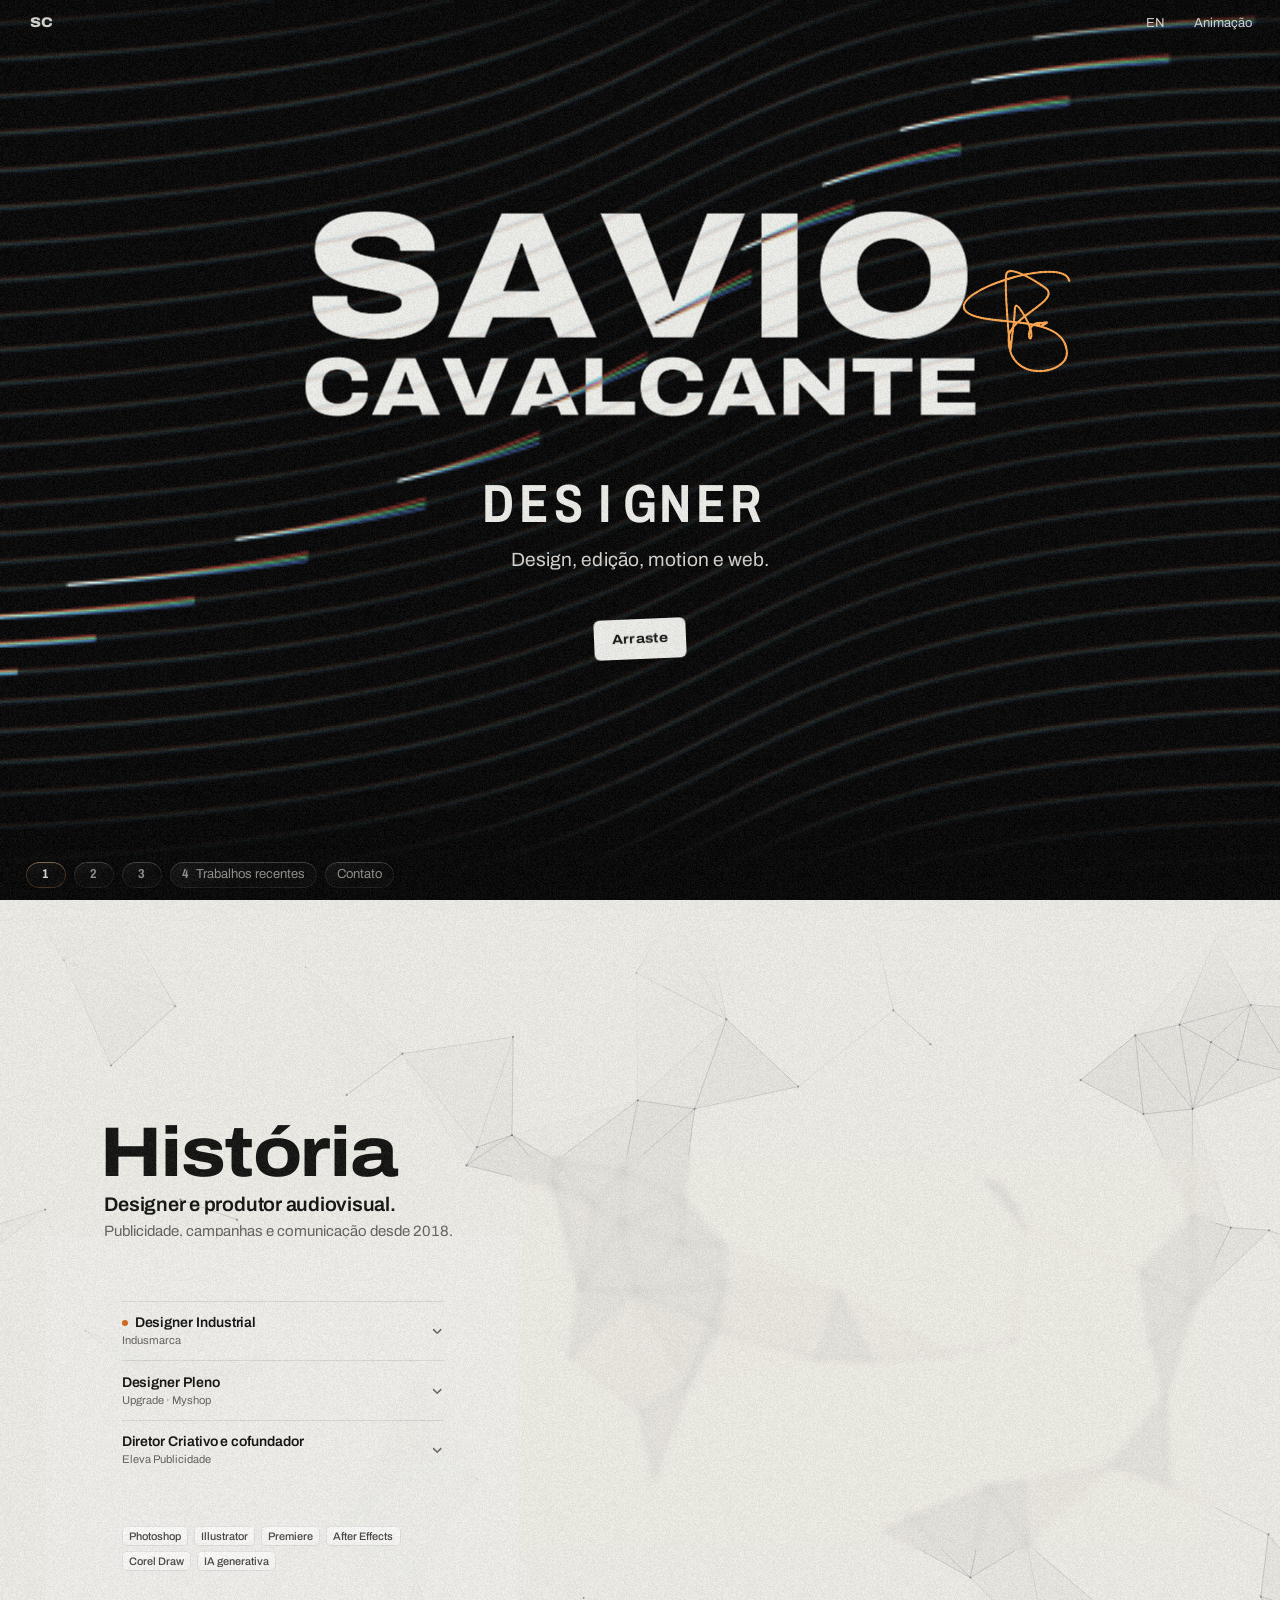
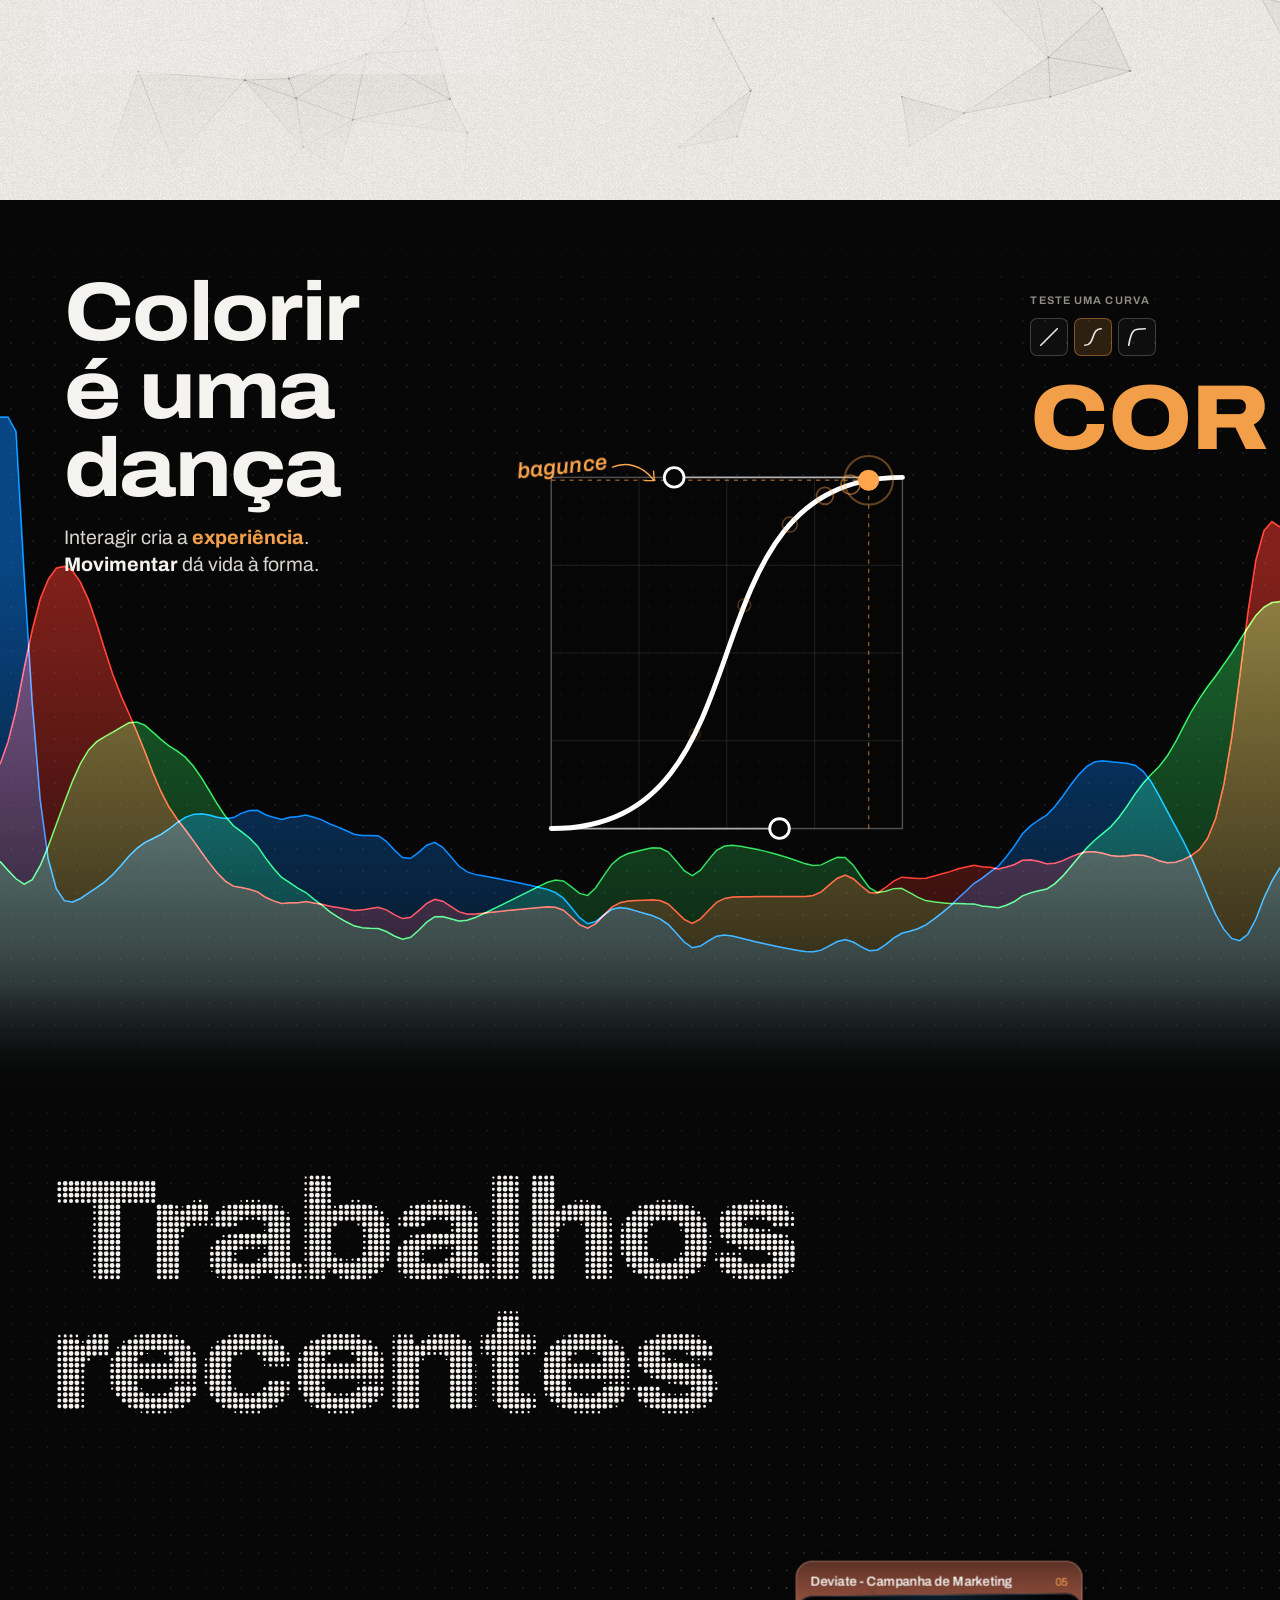
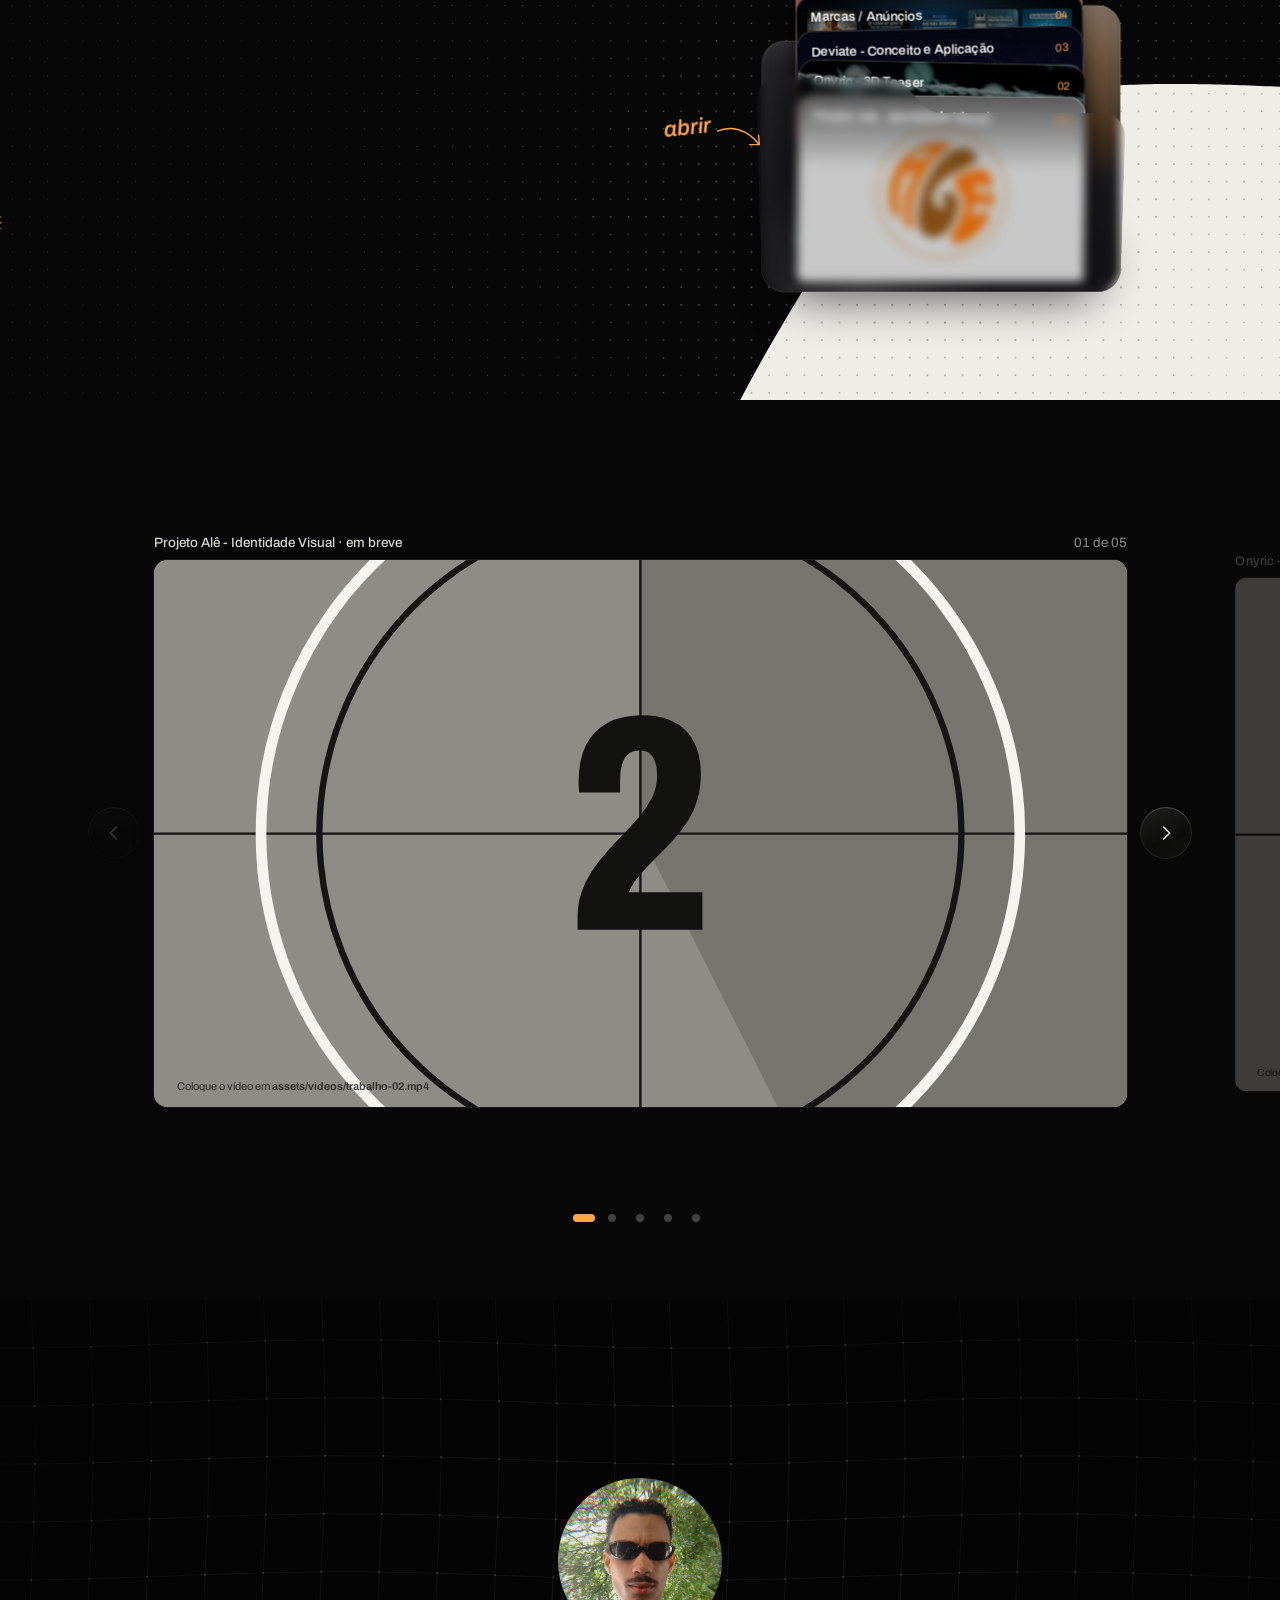
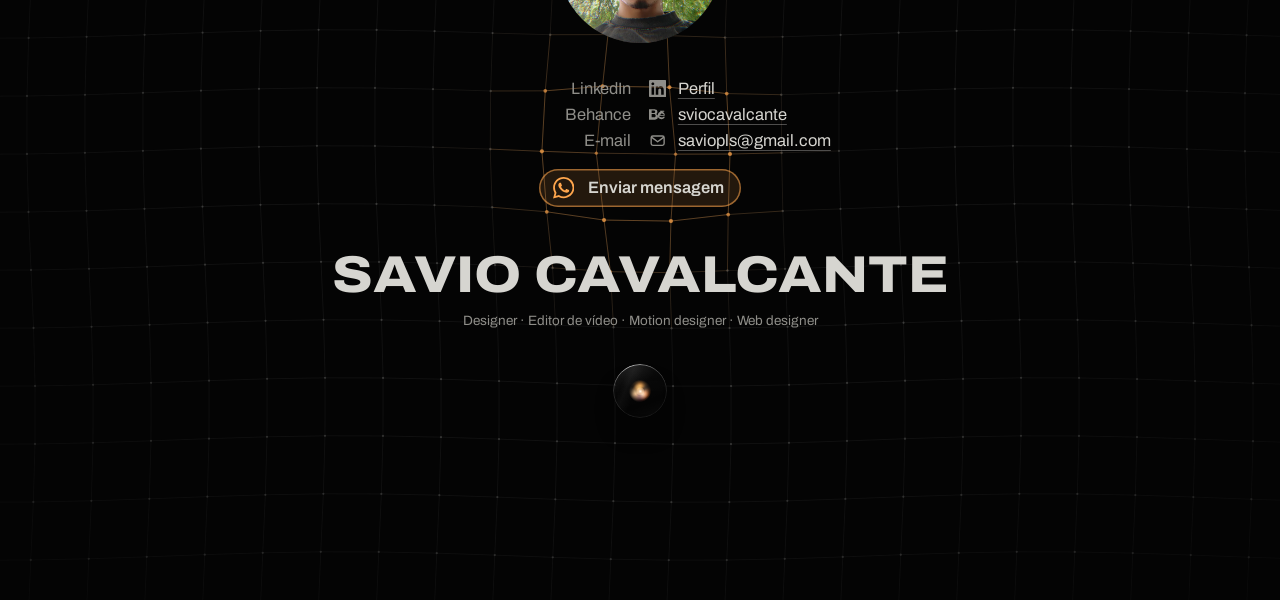
<file: index.html>
<!doctype html>
<html lang="pt-BR" class="no-js">
<head>
<meta charset="utf-8">
<meta name="viewport" content="width=device-width, initial-scale=1, viewport-fit=cover">
<title>Savio Cavalcante · Design, edição, motion e web</title>
<meta name="description" content="Portfólio de Savio Cavalcante: designer, editor de vídeo, motion designer e web designer.">
<meta name="theme-color" content="#050505">
<link rel="icon" href="data:,">
<link rel="preload" href="assets/fonts/archivo-latin.woff2" as="font" type="font/woff2" crossorigin>
<style>*,*:before,*:after{box-sizing:border-box}html,body{margin:0;padding:0}html{-webkit-text-size-adjust:100%;text-size-adjust:100%}body{min-height:100%;-webkit-font-smoothing:antialiased;-moz-osx-font-smoothing:grayscale;text-rendering:optimizeLegibility}img,video,svg,canvas{display:block;max-width:100%}button{font:inherit;color:inherit;background:none;border:0;padding:0;margin:0;cursor:pointer;-webkit-tap-highlight-color:transparent}a{color:inherit;-webkit-tap-highlight-color:transparent}h1,h2,h3,p,ol,ul,figure{margin:0;padding:0}ol,ul{list-style:none}.sr-only{position:absolute!important;width:1px;height:1px;padding:0;margin:-1px;overflow:hidden;clip:rect(0 0 0 0);clip-path:inset(50%);white-space:nowrap;border:0}html.js,html.js body{height:100%;overflow:hidden;overscroll-behavior:none}html.js .viewport{position:fixed;inset:0;overflow:hidden;touch-action:none;user-select:none;-webkit-user-select:none;cursor:grab}html.js .viewport.is-dragging{cursor:grabbing}html.js .viewport.is-overview{cursor:zoom-in}html.js .viewport.is-overview.is-dragging{cursor:grabbing}html.js .world{position:absolute;left:0;top:0;width:0;height:0;transform-origin:0 0}html.js .stop{position:absolute}html.js .viewport.is-overview .stop *{pointer-events:none}html.js .viewport.is-overview .stop{cursor:pointer}html.js .selectable{user-select:text;-webkit-user-select:text;cursor:text}.viewport.is-cut{animation:sc-cut .26s ease-out}@keyframes sc-cut{0%{opacity:.25}to{opacity:1}}html.no-js .stop{position:relative;min-height:100vh}html.no-js .intro,html.no-js .hud-bottom,html.no-js [data-map-toggle],html.no-js [data-motion-toggle],html.no-js [data-lang-toggle]{display:none!important}.work-media{position:relative;overflow:hidden}.work-media video{position:absolute;inset:0;width:100%;height:100%;object-fit:cover;opacity:0;transition:opacity .6s ease-out}.work-media.is-ready video{opacity:1}.work-ph{position:absolute;inset:0;display:none}.work-media.is-missing .work-ph{display:block}.work-media.is-missing video{display:none}.img-slot{position:relative;display:block;overflow:hidden}.img-slot img{width:100%;height:100%;object-fit:cover}.img-slot.is-missing img{display:none}.mark{display:inline-flex;align-items:center}.mark-img{height:100%;width:auto}.mark .mark-text{display:none}.mark.is-text .mark-text{display:inline}@media (prefers-reduced-motion: reduce){.work-media video{transition:none}}</style>
<link rel="stylesheet" href="v1-contagem/v1.css">
<script>
var r = document.documentElement; r.className = r.className.replace('no-js', 'js');
// a largura da fonte já na primeira pintura (a mesma conta do refitTitle, em cenas.js): trocá-la depois refaz todos os títulos
r.style.setProperty('--wdth', Math.min(125, Math.max(62, 62 + ((innerWidth - 40) / Math.max(1, innerHeight - 100) - 0.56) * (63 / 1.22))).toFixed(1) + '%');
</script>
</head>
<body>

<header class="hud hud-top">
  <button class="mark" type="button" data-home data-t-attr="aria-label:ui.home">
    <span class="mark-text">SC</span>
  </button>
  <div class="hud-actions">
    <button type="button" data-lang-toggle data-t-attr="aria-label:ui.lang"><span data-t="ui.langShort">EN</span></button>
    <button type="button" data-motion-toggle class="motion-toggle"><span data-t="ui.motion">Animação</span></button>
  </div>
</header>

<main class="film" id="film">

  <section class="scene" id="apresentacao" data-scene="title" aria-labelledby="t-intro">
    <div class="stage">
      <div class="frame frame--title">
        <canvas class="title-light" aria-hidden="true"></canvas>
        <div class="title-mood" aria-hidden="true"><span class="mood-heat"></span><span class="mood-flash"></span></div>
        <div class="sign" aria-hidden="true">
          <svg viewBox="1139 1286 1095 1051"><path pathLength="1" d="M2214.42 1480.5c-15.27,-260.93 -1231.63,-60.61 -1033.63,163.5 156.82,177.48 956.57,133.69 912.65,528.95 -23.92,215.3 -619.64,224.87 -542.91,-223.02 33.31,-194.45 523.17,-281.6 438.86,-414.32 -24.3,-38.25 -336.52,-312.14 -374.42,-205.23 -34.31,96.77 -63.58,623.52 -63.58,742.83 -1.21,-1.24 81.66,-299.99 88.69,-342.28 17.14,-103.12 29.85,-121.51 89.98,18.8 120.08,280.19 -41.74,291.83 49.95,131.03 35.42,-62.13 177.4,-24.04 45.92,-19.37 -99.65,3.53 235.9,-34.82 70.75,11.33l-18.8 9.62"/></svg>
        </div>
        <h1 class="name" id="t-intro">
          <span class="name-line" data-fit>Savio</span>
          <span class="name-line" data-fit>Cavalcante</span>
        </h1>
        <svg class="title-cord" aria-hidden="true" focusable="false"><defs><linearGradient id="cord-arc-fade" gradientUnits="userSpaceOnUse" x1="0" y1="1" x2="0" y2="0"><stop offset="0" stop-opacity="0"/><stop offset="1" stop-opacity="1"/></linearGradient></defs><path class="cord-arc" d=""/><path class="cord-glow" d=""/><path class="cord-base" d=""/><path class="cord-hot" d="" pathLength="1" stroke-dasharray="0 1"/></svg>
        <div class="title-sub">
          <p class="roles" aria-hidden="true"><span class="cells"></span></p>
          <p class="sr-only" data-roles-text></p>
          <p class="lead" data-t="v1.lead"></p>
          <p class="title-play">
            <span class="title-box"><span class="title-tint" aria-hidden="true"></span><span class="title-text" data-t="v1.box">Arraste</span><span class="title-drop" aria-hidden="true"><svg viewBox="0 0 24 60"><path d="M4 6L12 14L20 6"/><path d="M4 24L12 32L20 24"/><path d="M4 42L12 50L20 42"/></svg></span></span>
          </p>
        </div>
        <span class="cue cue-pull" aria-hidden="true"><span class="cue-in"><span class="cue-disc"><svg viewBox="0 0 24 24"><path d="M12 19.5V5.5M6 11.5L12 5.5L18 11.5"/></svg></span><span class="cue-word" data-t="v1.box.pull">Puxe</span></span></span>
        <span class="cue cue-release" aria-hidden="true"><span class="cue-in"><svg viewBox="0 0 24 24"><path d="M12 4.5V18.5M6 12.5L12 18.5L18 12.5"/></svg><span class="cue-word" data-t="v1.box.release">Solte</span></span></span>
        <p class="title-hint" data-hint></p>
        <span class="title-zone" aria-hidden="true">
          <span class="anchor-peg"><svg class="zone-target" viewBox="0 0 20 20"><circle class="zone-ping" cx="10" cy="10" r="8"/><circle class="zone-ping zone-ping--2" cx="10" cy="10" r="8"/><circle cx="10" cy="10" r="8"/><circle cx="10" cy="10" r="4.4"/><circle class="zone-dot" cx="10" cy="10" r="1.9"/></svg></span>
          <span class="zone-label" data-t="v1.box.zone">Solte para ver trabalhos</span>
        </span>
      </div>
    </div>
  </section>

  <section class="scene" id="design" data-scene="design" aria-labelledby="t-design">
    <div class="stage">
      <div class="frame frame--design">
        <canvas class="lattice" aria-hidden="true"></canvas>
        <div class="design-copy">
          <h2 class="chapter-title" id="t-design" data-t="v1.design.title">História</h2>
          <p class="chapter-line design-claim"><strong class="design-lead" data-t="v1.about.lead">Designer e produtor audiovisual.</strong> <span data-t="v1.about.claim">Publicidade, campanhas e comunicação desde 2018.</span></p>
          <div class="about" data-about>
            <h3 class="about-label" data-t="v1.about.exp">Experiência</h3>
            <ol class="about-list"></ol>
            <div class="about-kit">
              <div>
                <h3 class="about-label" data-t="v1.about.tools">Ferramentas</h3>
                <ul class="about-tools"></ul>
              </div>
            </div>
          </div>
        </div>
        <div class="monitor-area">
          <div class="monitor">
            <span class="m-safe" aria-hidden="true"></span>
            <span class="m-third m-third--v1" aria-hidden="true"></span><span class="m-third m-third--v2" aria-hidden="true"></span>
            <span class="m-third m-third--h1" aria-hidden="true"></span><span class="m-third m-third--h2" aria-hidden="true"></span>
            <svg class="m-blob" viewBox="-1 -1 2 2" aria-hidden="true" focusable="false"><defs><mask id="m-blob-clip" maskUnits="userSpaceOnUse" x="-2" y="-2" width="4" height="4"><path d=""/></mask></defs><path class="m-blob-fill" d=""/><image class="m-blob-img" mask="url(#m-blob-clip)" preserveAspectRatio="none"/></svg>
            <canvas class="m-shapes" aria-hidden="true"></canvas>
            <span class="m-bar" aria-hidden="true"></span>
            <span class="m-words" aria-hidden="true"></span>
            <span class="m-text" aria-hidden="true" data-t="v1.design.sub"></span>
            <span class="m-ratio" aria-hidden="true">16:9</span>
            <span class="m-handle" role="slider" tabindex="0" aria-valuemin="0.5" aria-valuemax="2.2" data-t-attr="aria-label:v1.design.handle"></span>
          </div>
          <p class="sr-only" data-t="v1.design.sr"></p>
        </div>
      </div>
    </div>
  </section>

  <section class="scene" id="interacao" data-scene="play" aria-labelledby="t-play">
    <div class="stage">
      <div class="frame frame--play">
        <canvas class="play-bg" aria-hidden="true"></canvas>
        <div class="play-copy">
          <h2 class="chapter-title" id="t-play" data-t="v1.play.title">Colorir é uma dança</h2>
          <p class="chapter-line play-line"><span class="play-l"><span data-t="v1.play.line">Interagir cria a</span> <span class="exp" data-t="v1.play.exp">experiência</span>.</span><span class="play-l"><span class="mov" data-mov><span class="sr-only" data-t="v1.play.mov">Movimentar</span></span> <span data-t="v1.play.line2">dá vida à forma.</span></span></p>
        </div>
        <div class="graph-wrap">
          <svg class="graph" viewBox="-0.22 -0.32 1.44 1.64" role="group" data-t-attr="aria-label:v1.play.graph">
            <rect class="graph-box" x="0" y="0" width="1" height="1"/>
            <g class="graph-grid"></g>
            <line class="graph-arm graph-arm--1" x1="0" y1="1" x2="0" y2="1"/>
            <line class="graph-arm graph-arm--2" x1="1" y1="0" x2="1" y2="0"/>
            <line class="graph-guide guide-x" x1="0" y1="1" x2="0" y2="1"/>
            <line class="graph-guide guide-y" x1="0" y1="1" x2="0" y2="1"/>
            <path class="graph-curve" d=""/>
            <g class="rider-trail"><circle class="rider-ghost" r="0"/><circle class="rider-ghost" r="0"/><circle class="rider-ghost" r="0"/><circle class="rider-ghost" r="0"/><circle class="rider-ghost" r="0"/></g>
            <circle class="graph-halo" r="0" cx="0" cy="1"/>
            <circle class="graph-rider" r="0.026" cx="0" cy="1"/>
            <circle class="graph-ring" r="0"/>
            <circle class="graph-ring" r="0"/>
            <g class="graph-handle" data-h="1" tabindex="0" role="slider" aria-valuemin="0" aria-valuemax="1">
              <circle class="graph-hit" r="0.08"/><circle class="graph-knob" r="0.028"/>
            </g>
            <g class="graph-handle" data-h="2" tabindex="0" role="slider" aria-valuemin="0" aria-valuemax="1">
              <circle class="graph-hit" r="0.08"/><circle class="graph-knob" r="0.028"/>
            </g>
          </svg>
          <span class="graph-grip" data-h="1" aria-hidden="true"></span>
          <span class="graph-grip" data-h="2" aria-hidden="true"></span>
          <span class="graph-hand" aria-hidden="true"><span class="graph-tap"></span><span class="graph-press"></span><svg class="hand-arrow" viewBox="0 0 24 24"><path d="M3 2.5V19l4.4-4.1 2.9 6.4 3-1.3-2.8-6.3 6.1-.1z"/></svg><span class="hand-dot"></span></span>
          <span class="note note--mess" aria-hidden="true">
            <span class="note-word" data-t="v1.play.mess">“bagunce como um artista”</span>
            <svg class="note-arrow note-arrow--r" viewBox="0 0 64 36"><path pathLength="1" d="M3 9C20 2 40 6 55 25"/><path pathLength="1" d="M44 26L56 26L55 14"/></svg>
            <svg class="note-arrow note-arrow--d" viewBox="0 0 40 58"><path pathLength="1" d="M7 3C3 22 11 39 30 51"/><path pathLength="1" d="M19 52L31 52L28 40"/></svg>
          </span>
        </div>
        <div class="play-tools">
          <div class="presets" role="group" data-t-attr="aria-label:v1.play.presets">
            <p class="presets-label" aria-hidden="true" data-t="v1.play.try">Teste uma curva</p>
            <button type="button" data-preset="linear" data-t-attr="aria-label:v1.curve.linear;title:v1.curve.linear"><svg class="preset-curve" viewBox="0 0 24 24" aria-hidden="true"><path d="M3 21C3 21 21 3 21 3"/></svg></button>
            <button type="button" data-preset="soft" data-t-attr="aria-label:v1.curve.soft;title:v1.curve.soft"><svg class="preset-curve" viewBox="0 0 24 24" aria-hidden="true"><path d="M3 21C14.7 21 9.3 3 21 3"/></svg></button>
            <button type="button" data-preset="out" data-t-attr="aria-label:v1.curve.out;title:v1.curve.out"><svg class="preset-curve" viewBox="0 0 24 24" aria-hidden="true"><path d="M3 21C5.9 3 8.4 3 21 3"/></svg></button>
          </div>
          <p class="cor" aria-hidden="true" data-t="v1.play.cor">Cor</p>
        </div>
      </div>
    </div>
  </section>

  <section class="scene" id="trabalhos" data-scene="works" aria-labelledby="t-works">
    <div class="stage">
      <div class="frame frame--works">
        <canvas class="halftone" aria-hidden="true"></canvas>
        <div class="onion">
          <svg class="onion-svg" viewBox="0 0 1000 360" preserveAspectRatio="xMidYMid meet">
            <path class="onion-path" d="" aria-hidden="true"/>
            <path class="onion-run" d="" pathLength="1000" aria-hidden="true"/>
            <g class="onion-ghosts" aria-hidden="true"></g>
            <circle class="onion-splash" r="30" cx="0" cy="0" aria-hidden="true"/>
            <circle class="onion-dot" r="24" cx="0" cy="0" aria-hidden="true"/>
            <circle class="onion-toss" r="24" cx="0" cy="0" opacity="0" aria-hidden="true"/>
          </svg>
        </div>
        <div class="folders"></div>
        <button type="button" class="note note--open" tabindex="-1" aria-hidden="true">
          <span class="note-word" data-t="v1.works.openNote">abrir</span>
          <svg class="note-arrow note-arrow--r" viewBox="0 0 64 36"><path pathLength="1" d="M3 9C20 2 40 6 55 25"/><path pathLength="1" d="M44 26L56 26L55 14"/></svg>
          <svg class="note-arrow note-arrow--d" viewBox="0 0 40 58"><path pathLength="1" d="M7 3C3 22 11 39 30 51"/><path pathLength="1" d="M19 52L31 52L28 40"/></svg>
        </button>
        <div class="works-copy">
          <h2 class="chapter-title" id="t-works" data-t="ch.works">Trabalhos recentes</h2>
          <p class="works-readout" aria-hidden="true"><span class="readout-count"></span><span class="readout-work"></span></p>
        </div>
        <p class="sr-only" data-t="v1.works.sr"></p>
      </div>
    </div>
  </section>

  <section class="scene scene--reels" id="videos" data-scene="reels" data-t-attr="aria-label:a.reels">
    <div class="stage">
      <div class="strip" data-works></div>
      <div class="reel-nav">
        <button type="button" class="reel-arrow reel-arrow--prev" data-reel-prev><svg viewBox="0 0 24 24" aria-hidden="true"><path d="M14.5 5.5L8 12l6.5 6.5"/></svg></button>
        <div class="reel-dots" data-reel-dots></div>
        <button type="button" class="reel-arrow reel-arrow--next" data-reel-next><svg viewBox="0 0 24 24" aria-hidden="true"><path d="M9.5 5.5L16 12l-6.5 6.5"/></svg></button>
      </div>
    </div>
  </section>

  <section class="scene scene--close" id="contato" data-scene="close" aria-labelledby="t-close">
    <div class="stage">
      <div class="frame frame--credits">
        <canvas class="kgrid" aria-hidden="true"></canvas>
        <div class="credits">
          <div class="credits-photo" data-photo></div>
          <h2 class="credits-title" id="t-close" data-t="v1.contact">Contato</h2>
          <ul class="credits-list" data-socials></ul>
          <p class="credits-name">Savio Cavalcante</p>
          <p class="credits-roles" data-roles-line></p>
          <button class="credits-home" type="button" data-home-end data-t-attr="aria-label:ui.home">
            <span class="portal" aria-hidden="true"><span class="portal-a"></span><span class="portal-b"></span><span class="portal-core"></span></span>
          </button>
        </div>
      </div>
    </div>
  </section>

</main>

<nav class="hud hud-bottom" data-t-attr="aria-label:ui.chapters">
  <ol class="index" data-index></ol>
</nav>

<div class="grain" aria-hidden="true"></div>
<div class="warp" data-warp aria-hidden="true"></div>

<script defer src="shared/content.js"></script>
<script defer src="shared/site.js"></script>
<script defer src="v1-contagem/cordas.js"></script>
<script defer src="v1-contagem/kinetic.js"></script>
<script defer src="v1-contagem/lattice.js"></script>
<script defer src="v1-contagem/halftone.js"></script>
<script defer src="v1-contagem/shapes.js"></script>
<script defer src="v1-contagem/cenas.js"></script>
<script defer src="v1-contagem/v1.js"></script>
</body>
</html>
</file>
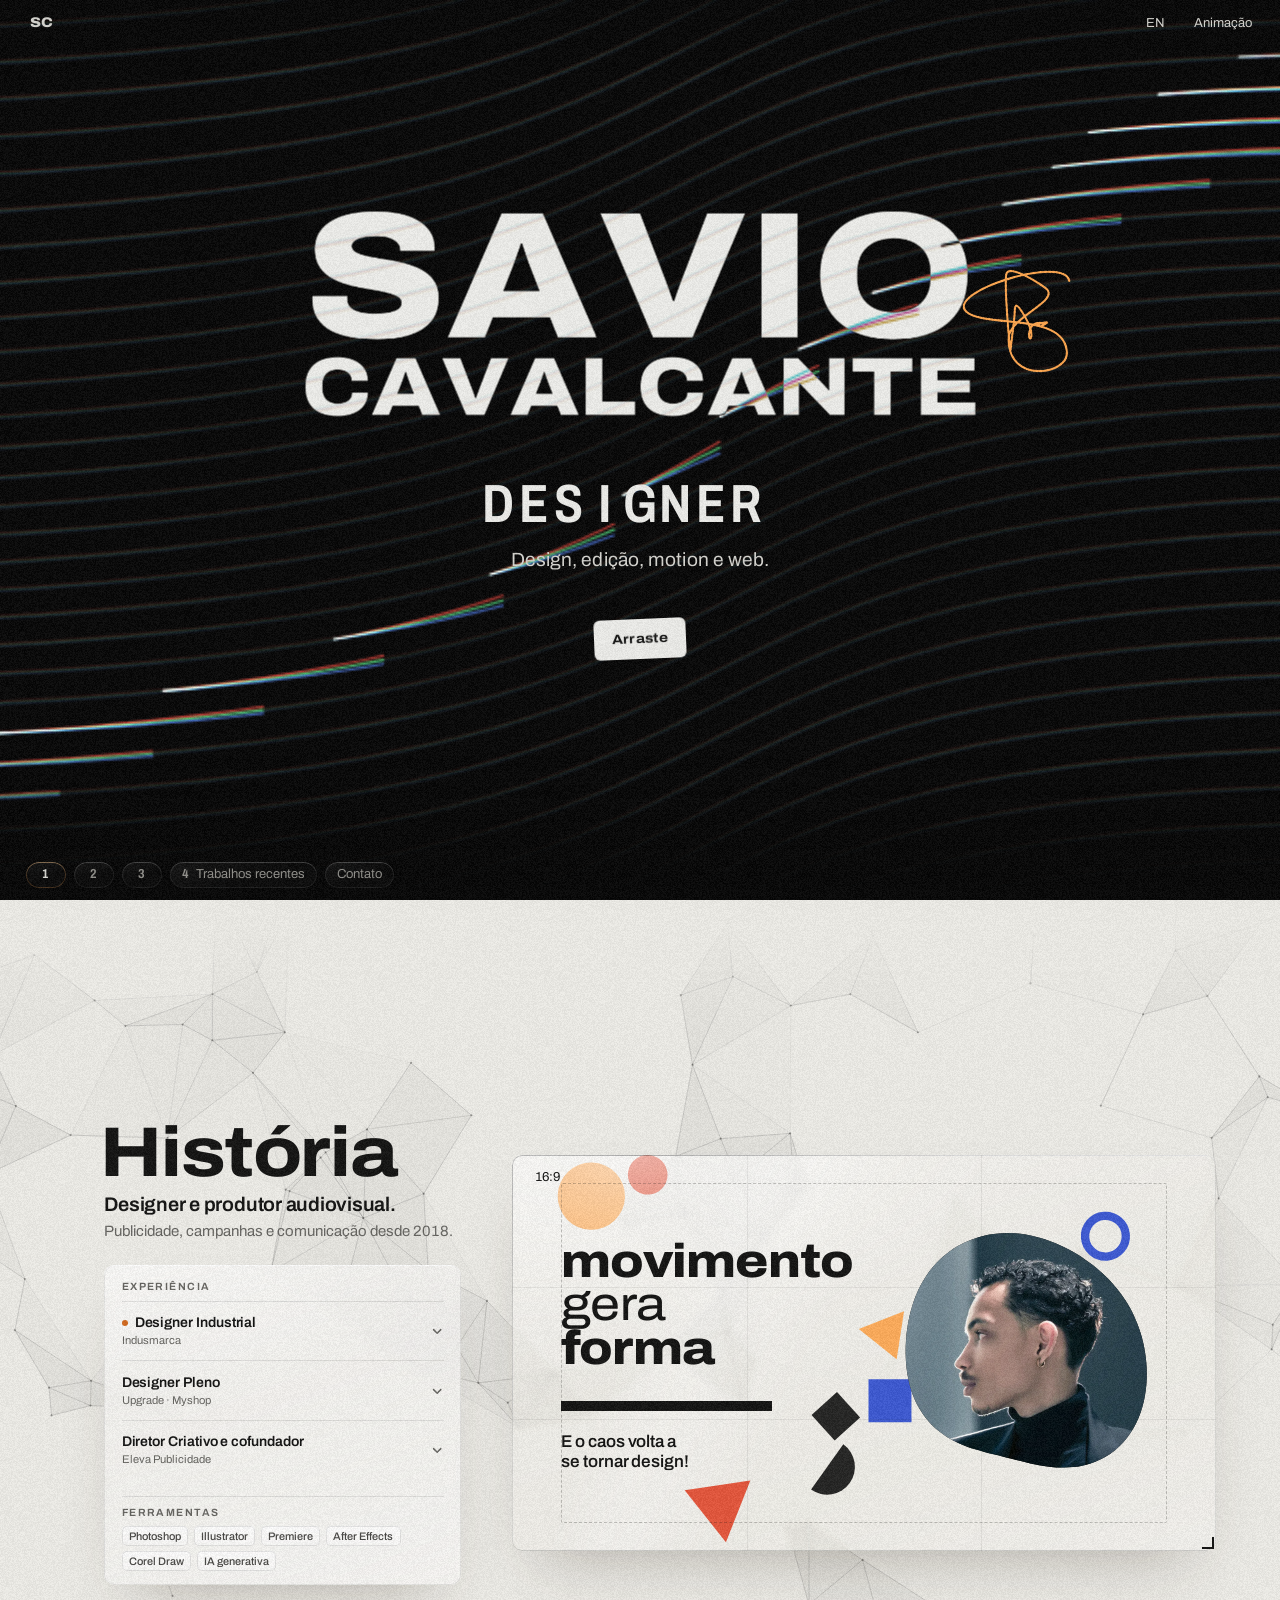
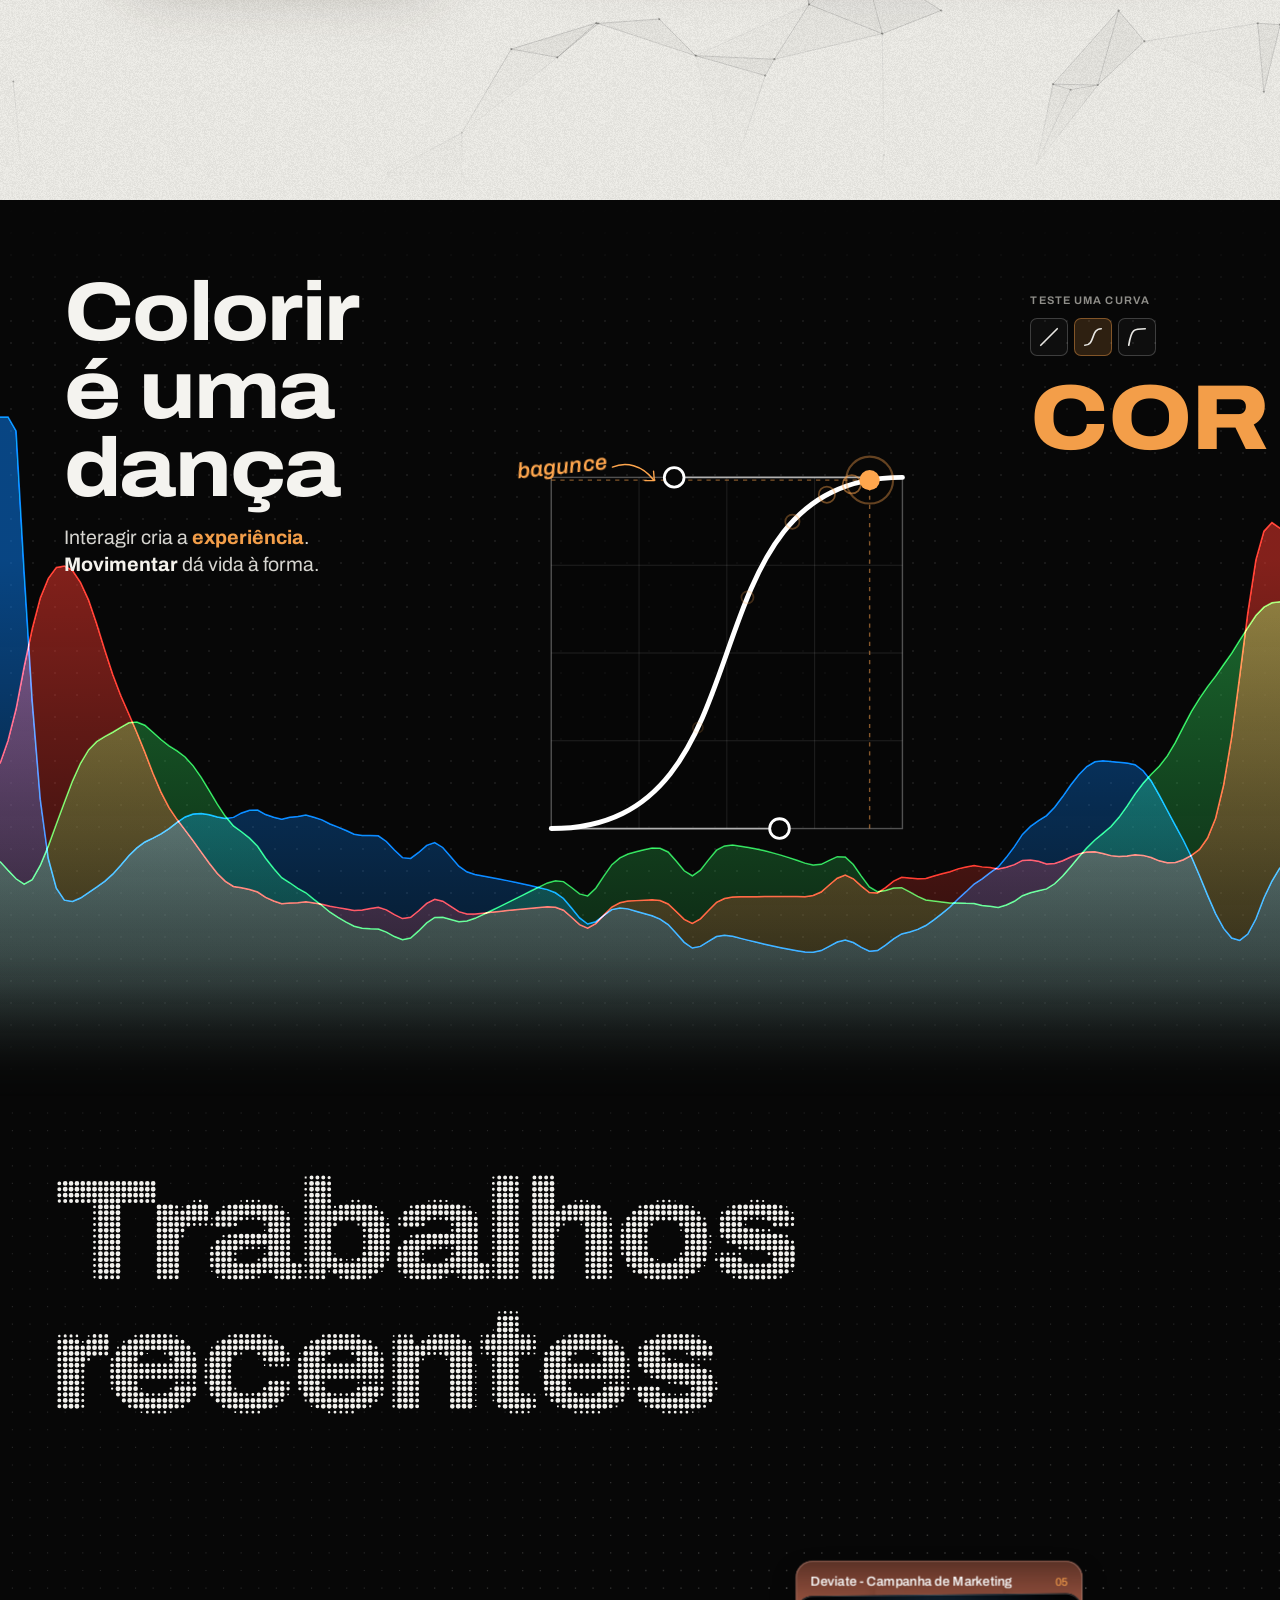
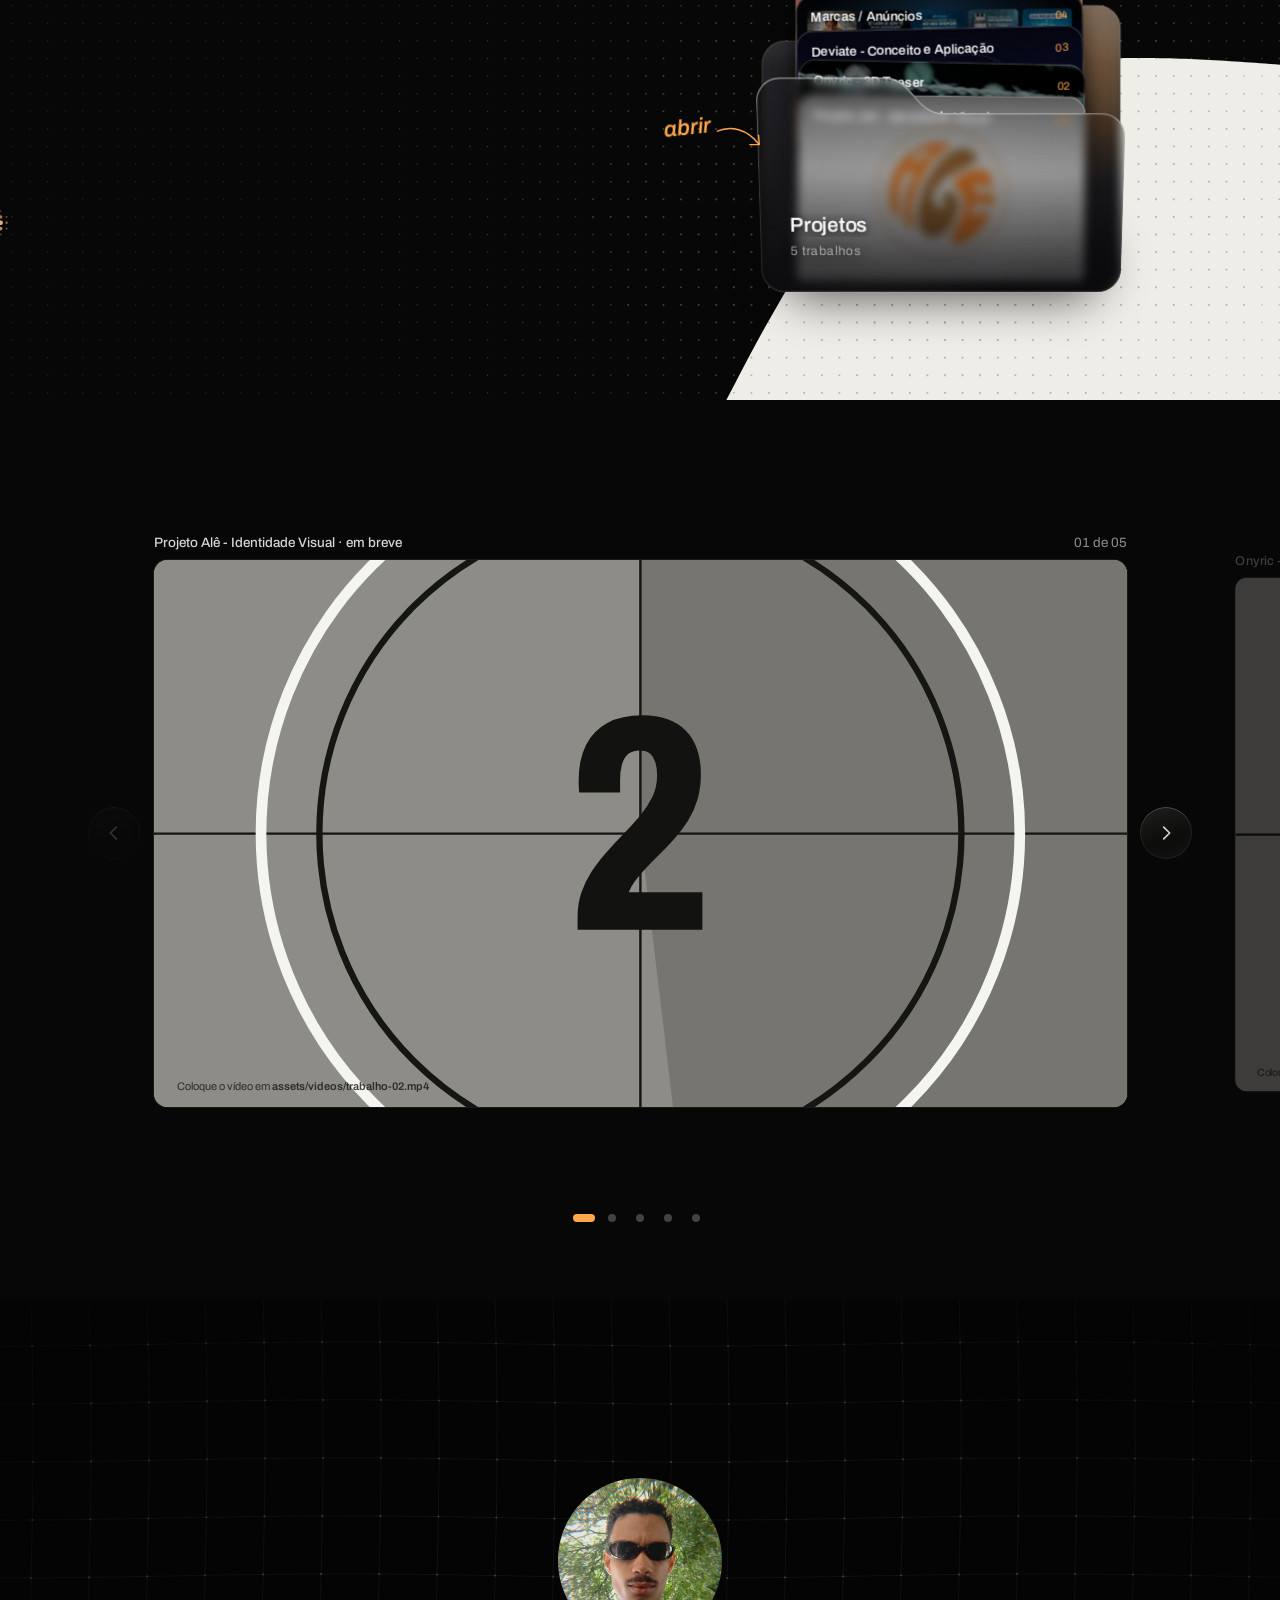
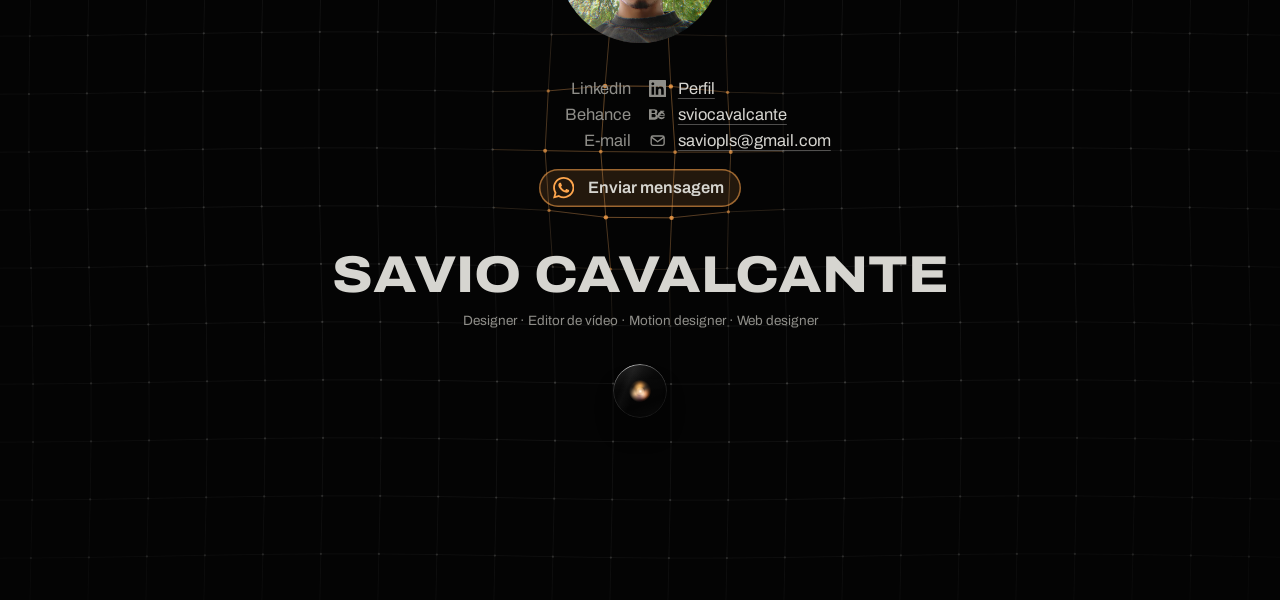
<file: v1-contagem/index.html>
<!doctype html>
<html lang="pt-BR" class="no-js">
<head>
<meta charset="utf-8">
<meta name="viewport" content="width=device-width, initial-scale=1, viewport-fit=cover">
<title>Savio Cavalcante · Design, edição, motion e web</title>
<meta name="description" content="Portfólio de Savio Cavalcante: designer, editor de vídeo, motion designer e web designer.">
<meta name="theme-color" content="#050505">
<link rel="icon" href="data:,">
<link rel="preload" href="../assets/fonts/archivo-latin.woff2" as="font" type="font/woff2" crossorigin>
<link rel="stylesheet" href="../shared/base.css">
<link rel="stylesheet" href="v1.css">
<script>
var r = document.documentElement; r.className = r.className.replace('no-js', 'js');
// a largura da fonte já na primeira pintura (a mesma conta do refitTitle, em cenas.js): trocá-la depois refaz todos os títulos
r.style.setProperty('--wdth', Math.min(125, Math.max(62, 62 + ((innerWidth - 40) / Math.max(1, innerHeight - 100) - 0.56) * (63 / 1.22))).toFixed(1) + '%');
</script>
</head>
<body>

<header class="hud hud-top">
  <button class="mark" type="button" data-home data-t-attr="aria-label:ui.home">
    <span class="mark-text">SC</span>
  </button>
  <div class="hud-actions">
    <button type="button" data-lang-toggle data-t-attr="aria-label:ui.lang"><span data-t="ui.langShort">EN</span></button>
    <button type="button" data-motion-toggle class="motion-toggle"><span data-t="ui.motion">Animação</span></button>
  </div>
</header>

<main class="film" id="film">

  <section class="scene" id="apresentacao" data-scene="title" aria-labelledby="t-intro">
    <div class="stage">
      <div class="frame frame--title">
        <canvas class="title-light" aria-hidden="true"></canvas>
        <div class="title-mood" aria-hidden="true"><span class="mood-heat"></span><span class="mood-flash"></span></div>
        <div class="sign" aria-hidden="true">
          <svg viewBox="1139 1286 1095 1051"><path pathLength="1" d="M2214.42 1480.5c-15.27,-260.93 -1231.63,-60.61 -1033.63,163.5 156.82,177.48 956.57,133.69 912.65,528.95 -23.92,215.3 -619.64,224.87 -542.91,-223.02 33.31,-194.45 523.17,-281.6 438.86,-414.32 -24.3,-38.25 -336.52,-312.14 -374.42,-205.23 -34.31,96.77 -63.58,623.52 -63.58,742.83 -1.21,-1.24 81.66,-299.99 88.69,-342.28 17.14,-103.12 29.85,-121.51 89.98,18.8 120.08,280.19 -41.74,291.83 49.95,131.03 35.42,-62.13 177.4,-24.04 45.92,-19.37 -99.65,3.53 235.9,-34.82 70.75,11.33l-18.8 9.62"/></svg>
        </div>
        <h1 class="name" id="t-intro">
          <span class="name-line" data-fit>Savio</span>
          <span class="name-line" data-fit>Cavalcante</span>
        </h1>
        <svg class="title-cord" aria-hidden="true" focusable="false"><defs><linearGradient id="cord-arc-fade" gradientUnits="userSpaceOnUse" x1="0" y1="1" x2="0" y2="0"><stop offset="0" stop-opacity="0"/><stop offset="1" stop-opacity="1"/></linearGradient></defs><path class="cord-arc" d=""/><path class="cord-glow" d=""/><path class="cord-base" d=""/><path class="cord-hot" d="" pathLength="1" stroke-dasharray="0 1"/></svg>
        <div class="title-sub">
          <p class="roles" aria-hidden="true"><span class="cells"></span></p>
          <p class="sr-only" data-roles-text></p>
          <p class="lead" data-t="v1.lead"></p>
          <p class="title-play">
            <span class="title-box"><span class="title-tint" aria-hidden="true"></span><span class="title-text" data-t="v1.box">Arraste</span><span class="title-drop" aria-hidden="true"><svg viewBox="0 0 24 60"><path d="M4 6L12 14L20 6"/><path d="M4 24L12 32L20 24"/><path d="M4 42L12 50L20 42"/></svg></span></span>
          </p>
        </div>
        <span class="cue cue-pull" aria-hidden="true"><span class="cue-in"><span class="cue-disc"><svg viewBox="0 0 24 24"><path d="M12 19.5V5.5M6 11.5L12 5.5L18 11.5"/></svg></span><span class="cue-word" data-t="v1.box.pull">Puxe</span></span></span>
        <span class="cue cue-release" aria-hidden="true"><span class="cue-in"><svg viewBox="0 0 24 24"><path d="M12 4.5V18.5M6 12.5L12 18.5L18 12.5"/></svg><span class="cue-word" data-t="v1.box.release">Solte</span></span></span>
        <p class="title-hint" data-hint></p>
        <span class="title-zone" aria-hidden="true">
          <span class="anchor-peg"><svg class="zone-target" viewBox="0 0 20 20"><circle class="zone-ping" cx="10" cy="10" r="8"/><circle class="zone-ping zone-ping--2" cx="10" cy="10" r="8"/><circle cx="10" cy="10" r="8"/><circle cx="10" cy="10" r="4.4"/><circle class="zone-dot" cx="10" cy="10" r="1.9"/></svg></span>
          <span class="zone-label" data-t="v1.box.zone">Solte para ver trabalhos</span>
        </span>
      </div>
    </div>
  </section>

  <section class="scene" id="design" data-scene="design" aria-labelledby="t-design">
    <div class="stage">
      <div class="frame frame--design">
        <canvas class="lattice" aria-hidden="true"></canvas>
        <div class="design-copy">
          <h2 class="chapter-title" id="t-design" data-t="v1.design.title">História</h2>
          <p class="chapter-line design-claim"><strong class="design-lead" data-t="v1.about.lead">Designer e produtor audiovisual.</strong> <span data-t="v1.about.claim">Publicidade, campanhas e comunicação desde 2018.</span></p>
          <div class="about" data-about>
            <h3 class="about-label" data-t="v1.about.exp">Experiência</h3>
            <ol class="about-list"></ol>
            <div class="about-kit">
              <div>
                <h3 class="about-label" data-t="v1.about.tools">Ferramentas</h3>
                <ul class="about-tools"></ul>
              </div>
            </div>
          </div>
        </div>
        <div class="monitor-area">
          <div class="monitor">
            <span class="m-safe" aria-hidden="true"></span>
            <span class="m-third m-third--v1" aria-hidden="true"></span><span class="m-third m-third--v2" aria-hidden="true"></span>
            <span class="m-third m-third--h1" aria-hidden="true"></span><span class="m-third m-third--h2" aria-hidden="true"></span>
            <svg class="m-blob" viewBox="-1 -1 2 2" aria-hidden="true" focusable="false"><defs><mask id="m-blob-clip" maskUnits="userSpaceOnUse" x="-2" y="-2" width="4" height="4"><path d=""/></mask></defs><path class="m-blob-fill" d=""/><image class="m-blob-img" mask="url(#m-blob-clip)" preserveAspectRatio="none"/></svg>
            <canvas class="m-shapes" aria-hidden="true"></canvas>
            <span class="m-bar" aria-hidden="true"></span>
            <span class="m-words" aria-hidden="true"></span>
            <span class="m-text" aria-hidden="true" data-t="v1.design.sub"></span>
            <span class="m-ratio" aria-hidden="true">16:9</span>
            <span class="m-handle" role="slider" tabindex="0" aria-valuemin="0.5" aria-valuemax="2.2" data-t-attr="aria-label:v1.design.handle"></span>
          </div>
          <p class="sr-only" data-t="v1.design.sr"></p>
        </div>
      </div>
    </div>
  </section>

  <section class="scene" id="interacao" data-scene="play" aria-labelledby="t-play">
    <div class="stage">
      <div class="frame frame--play">
        <canvas class="play-bg" aria-hidden="true"></canvas>
        <div class="play-copy">
          <h2 class="chapter-title" id="t-play" data-t="v1.play.title">Colorir é uma dança</h2>
          <p class="chapter-line play-line"><span class="play-l"><span data-t="v1.play.line">Interagir cria a</span> <span class="exp" data-t="v1.play.exp">experiência</span>.</span><span class="play-l"><span class="mov" data-mov><span class="sr-only" data-t="v1.play.mov">Movimentar</span></span> <span data-t="v1.play.line2">dá vida à forma.</span></span></p>
        </div>
        <div class="graph-wrap">
          <svg class="graph" viewBox="-0.22 -0.32 1.44 1.64" role="group" data-t-attr="aria-label:v1.play.graph">
            <rect class="graph-box" x="0" y="0" width="1" height="1"/>
            <g class="graph-grid"></g>
            <line class="graph-arm graph-arm--1" x1="0" y1="1" x2="0" y2="1"/>
            <line class="graph-arm graph-arm--2" x1="1" y1="0" x2="1" y2="0"/>
            <line class="graph-guide guide-x" x1="0" y1="1" x2="0" y2="1"/>
            <line class="graph-guide guide-y" x1="0" y1="1" x2="0" y2="1"/>
            <path class="graph-curve" d=""/>
            <g class="rider-trail"><circle class="rider-ghost" r="0"/><circle class="rider-ghost" r="0"/><circle class="rider-ghost" r="0"/><circle class="rider-ghost" r="0"/><circle class="rider-ghost" r="0"/></g>
            <circle class="graph-halo" r="0" cx="0" cy="1"/>
            <circle class="graph-rider" r="0.026" cx="0" cy="1"/>
            <circle class="graph-ring" r="0"/>
            <circle class="graph-ring" r="0"/>
            <g class="graph-handle" data-h="1" tabindex="0" role="slider" aria-valuemin="0" aria-valuemax="1">
              <circle class="graph-hit" r="0.08"/><circle class="graph-knob" r="0.028"/>
            </g>
            <g class="graph-handle" data-h="2" tabindex="0" role="slider" aria-valuemin="0" aria-valuemax="1">
              <circle class="graph-hit" r="0.08"/><circle class="graph-knob" r="0.028"/>
            </g>
          </svg>
          <span class="graph-grip" data-h="1" aria-hidden="true"></span>
          <span class="graph-grip" data-h="2" aria-hidden="true"></span>
          <span class="graph-hand" aria-hidden="true"><span class="graph-tap"></span><span class="graph-press"></span><svg class="hand-arrow" viewBox="0 0 24 24"><path d="M3 2.5V19l4.4-4.1 2.9 6.4 3-1.3-2.8-6.3 6.1-.1z"/></svg><span class="hand-dot"></span></span>
          <span class="note note--mess" aria-hidden="true">
            <span class="note-word" data-t="v1.play.mess">“bagunce como um artista”</span>
            <svg class="note-arrow note-arrow--r" viewBox="0 0 64 36"><path pathLength="1" d="M3 9C20 2 40 6 55 25"/><path pathLength="1" d="M44 26L56 26L55 14"/></svg>
            <svg class="note-arrow note-arrow--d" viewBox="0 0 40 58"><path pathLength="1" d="M7 3C3 22 11 39 30 51"/><path pathLength="1" d="M19 52L31 52L28 40"/></svg>
          </span>
        </div>
        <div class="play-tools">
          <div class="presets" role="group" data-t-attr="aria-label:v1.play.presets">
            <p class="presets-label" aria-hidden="true" data-t="v1.play.try">Teste uma curva</p>
            <button type="button" data-preset="linear" data-t-attr="aria-label:v1.curve.linear;title:v1.curve.linear"><svg class="preset-curve" viewBox="0 0 24 24" aria-hidden="true"><path d="M3 21C3 21 21 3 21 3"/></svg></button>
            <button type="button" data-preset="soft" data-t-attr="aria-label:v1.curve.soft;title:v1.curve.soft"><svg class="preset-curve" viewBox="0 0 24 24" aria-hidden="true"><path d="M3 21C14.7 21 9.3 3 21 3"/></svg></button>
            <button type="button" data-preset="out" data-t-attr="aria-label:v1.curve.out;title:v1.curve.out"><svg class="preset-curve" viewBox="0 0 24 24" aria-hidden="true"><path d="M3 21C5.9 3 8.4 3 21 3"/></svg></button>
          </div>
          <p class="cor" aria-hidden="true" data-t="v1.play.cor">Cor</p>
        </div>
      </div>
    </div>
  </section>

  <section class="scene" id="trabalhos" data-scene="works" aria-labelledby="t-works">
    <div class="stage">
      <div class="frame frame--works">
        <canvas class="halftone" aria-hidden="true"></canvas>
        <div class="onion">
          <svg class="onion-svg" viewBox="0 0 1000 360" preserveAspectRatio="xMidYMid meet">
            <path class="onion-path" d="" aria-hidden="true"/>
            <path class="onion-run" d="" pathLength="1000" aria-hidden="true"/>
            <g class="onion-ghosts" aria-hidden="true"></g>
            <circle class="onion-splash" r="30" cx="0" cy="0" aria-hidden="true"/>
            <circle class="onion-dot" r="24" cx="0" cy="0" aria-hidden="true"/>
            <circle class="onion-toss" r="24" cx="0" cy="0" opacity="0" aria-hidden="true"/>
          </svg>
        </div>
        <div class="folders"></div>
        <button type="button" class="note note--open" tabindex="-1" aria-hidden="true">
          <span class="note-word" data-t="v1.works.openNote">abrir</span>
          <svg class="note-arrow note-arrow--r" viewBox="0 0 64 36"><path pathLength="1" d="M3 9C20 2 40 6 55 25"/><path pathLength="1" d="M44 26L56 26L55 14"/></svg>
          <svg class="note-arrow note-arrow--d" viewBox="0 0 40 58"><path pathLength="1" d="M7 3C3 22 11 39 30 51"/><path pathLength="1" d="M19 52L31 52L28 40"/></svg>
        </button>
        <div class="works-copy">
          <h2 class="chapter-title" id="t-works" data-t="ch.works">Trabalhos recentes</h2>
          <p class="works-readout" aria-hidden="true"><span class="readout-count"></span><span class="readout-work"></span></p>
        </div>
        <p class="sr-only" data-t="v1.works.sr"></p>
      </div>
    </div>
  </section>

  <section class="scene scene--reels" id="videos" data-scene="reels" data-t-attr="aria-label:a.reels">
    <div class="stage">
      <div class="strip" data-works></div>
      <div class="reel-nav">
        <button type="button" class="reel-arrow reel-arrow--prev" data-reel-prev><svg viewBox="0 0 24 24" aria-hidden="true"><path d="M14.5 5.5L8 12l6.5 6.5"/></svg></button>
        <div class="reel-dots" data-reel-dots></div>
        <button type="button" class="reel-arrow reel-arrow--next" data-reel-next><svg viewBox="0 0 24 24" aria-hidden="true"><path d="M9.5 5.5L16 12l-6.5 6.5"/></svg></button>
      </div>
    </div>
  </section>

  <section class="scene scene--close" id="contato" data-scene="close" aria-labelledby="t-close">
    <div class="stage">
      <div class="frame frame--credits">
        <canvas class="kgrid" aria-hidden="true"></canvas>
        <div class="credits">
          <div class="credits-photo" data-photo></div>
          <h2 class="credits-title" id="t-close" data-t="v1.contact">Contato</h2>
          <ul class="credits-list" data-socials></ul>
          <p class="credits-name">Savio Cavalcante</p>
          <p class="credits-roles" data-roles-line></p>
          <button class="credits-home" type="button" data-home-end data-t-attr="aria-label:ui.home">
            <span class="portal" aria-hidden="true"><span class="portal-a"></span><span class="portal-b"></span><span class="portal-core"></span></span>
          </button>
        </div>
      </div>
    </div>
  </section>

</main>

<nav class="hud hud-bottom" data-t-attr="aria-label:ui.chapters">
  <ol class="index" data-index></ol>
</nav>

<div class="grain" aria-hidden="true"></div>
<div class="warp" data-warp aria-hidden="true"></div>

<script defer src="../shared/content.js"></script>
<script defer src="../shared/site.js"></script>
<script defer src="cordas.js"></script>
<script defer src="kinetic.js"></script>
<script defer src="lattice.js"></script>
<script defer src="halftone.js"></script>
<script defer src="shapes.js"></script>
<script defer src="cenas.js"></script>
<script defer src="v1.js"></script>
</body>
</html>
</file>
<file: v1-contagem/v1.css>
@font-face{font-family:Archivo;font-style:normal;font-weight:300 900;font-stretch:62% 125%;font-display:swap;src:url(../assets/fonts/archivo-latin.woff2) format("woff2");unicode-range:U+0000-00FF,U+0131,U+0152-0153,U+02BB-02BC,U+02C6,U+02DA,U+02DC,U+0304,U+0308,U+0329,U+2000-206F,U+20AC,U+2122,U+2191,U+2193,U+2212,U+2215,U+FEFF,U+FFFD}@font-face{font-family:Archivo;font-style:normal;font-weight:300 900;font-stretch:62% 125%;font-display:swap;src:url(../assets/fonts/archivo-latin-ext.woff2) format("woff2");unicode-range:U+0100-02BA,U+02BD-02C5,U+02C7-02CC,U+02CE-02D7,U+02DD-02FF,U+0304,U+0308,U+0329,U+1D00-1DBF,U+1E00-1E9F,U+1EF2-1EFF,U+2020,U+20A0-20AB,U+20AD-20C4,U+2113,U+2C60-2C7F,U+A720-A7FF}:root{--room: #0b0b0a;--room-line: #2a2a27;--room-text: #d6d5d0;--room-dim: #8f8e89;--leader: #8e8c87;--leader-deep: #777570;--light: #ededea;--ink: #111110;--ink-2: #474643;--ink-3: #64635f;--reel: #040404;--tungsten: #ffa64d;--mt: clamp(40px, 5.2vh, 52px);--hb: clamp(44px, 5.6vh, 56px);--mx: clamp(10px, 2vw, 28px);--r: clamp(10px, 1.5vmin, 20px);--wdth: 125%;--ease-io: cubic-bezier(.76, 0, .24, 1);--ease-out: cubic-bezier(.16, 1, .3, 1);color-scheme:dark}@media (max-width: 720px){:root{--mt: 48px;--hb: 58px;--mx: 8px}}@media (max-height: 460px){:root{--mt: 38px;--hb: 42px}}:root{--mb: var(--hb);--vb: 0px}@supports (height: 100svh){:root{--vb: calc(100lvh - 100svh) }}.stage{--mb: calc(var(--hb) + var(--vb))}html,body{background:var(--room);color:var(--room-text)}body{font-family:Archivo,ui-sans-serif,system-ui,sans-serif;font-size:16px;line-height:1.45;font-variant-numeric:tabular-nums}::selection{background:var(--tungsten);color:var(--ink)}:focus{outline:none}:focus-visible{outline:2px solid var(--tungsten);outline-offset:3px;border-radius:2px}.graph-handle:focus-visible{outline:none}.frame{position:absolute;inset:0;color:var(--ink);overflow:hidden;container-type:size}@keyframes expose{0%{filter:brightness(1.14)}14%{filter:brightness(.95)}30%{filter:brightness(1.06)}to{filter:none}}@keyframes frame-cue{0%{opacity:1}22%{opacity:0}44%{opacity:1}66%,to{opacity:0}}.frame--credits{background:var(--reel);color:var(--room-text)}.chapter-title{font-weight:760;font-stretch:max(var(--wdth),108%);font-size:clamp(38px,min(7.2cqw,13cqh),96px);line-height:.94;letter-spacing:-.02em;text-wrap:balance}.chapter-line{margin-top:.9em;font-size:clamp(17px,min(1.7cqw,3.4cqh),22px);line-height:1.35;max-width:24ch;color:var(--ink);text-wrap:balance}.chapter-caption{margin-top:.7em;font-size:13.5px;line-height:1.4;color:var(--ink-3);max-width:32ch}.frame--title{--s: 0;background:#050505;color:var(--light)}.title-light{position:absolute;inset:0;width:100%;height:100%;max-width:none;opacity:0;transition:opacity 1.4s var(--ease-out)}.is-titled .title-light{opacity:1}.name{position:absolute;left:6cqw;right:6cqw;top:50%;display:flex;flex-direction:column;align-items:center;font-weight:820;font-stretch:var(--wdth);text-transform:uppercase;line-height:.8;letter-spacing:-.012em;color:#f4f4f0;mix-blend-mode:difference;transform:translateY(calc(-50% + var(--s) * var(--ny, -15cqh))) scale(calc(1 - var(--s) * (1 - var(--nk, .58))));transform-origin:50% 50%;will-change:transform}.name-line{display:block;width:max-content;white-space:nowrap;font-size:12cqw}.name-line+.name-line{margin-top:.06em}.name-measure{position:fixed;left:-9999px;top:0;visibility:hidden;pointer-events:none;font-size:100px;font-weight:820;font-stretch:var(--wdth);text-transform:uppercase;letter-spacing:-.012em;white-space:nowrap;line-height:1}.name-line .ch{display:inline-block;clip-path:inset(100% 0 -10% 0)}.js .frame--title:not(.is-split) .name{visibility:hidden}.roles-static{display:none;font-size:.5em;letter-spacing:.02em}.motion-off .cells{display:none}.motion-off .roles-static{display:inline}.is-titled .name-line .ch{clip-path:inset(-10% 0 -10% 0);transition:clip-path .6s var(--ease-out)}.title-sub{z-index:1;position:absolute;left:6cqw;right:6cqw;top:var(--sub-top, 58%);text-align:center;opacity:clamp(0,(var(--s) - .45) / .55,1);transform:translateY(calc((1 - var(--s)) * 4cqh))}.roles{color:var(--light);font-weight:640;font-stretch:78%;text-transform:uppercase;font-size:clamp(22px,min(4.2cqw,7cqh),64px);line-height:1;letter-spacing:.01em}.cells{display:inline-flex}.cell{position:relative;display:inline-block;width:.66em;text-align:center}.cell-in{display:inline-block}.cell.is-flip .cell-in{animation:cell-flip .42s var(--ease-out)}.cell.is-flip:after{content:attr(data-old);position:absolute;inset:0;pointer-events:none;animation:cell-out .34s var(--ease-out) forwards}@keyframes cell-flip{0%{transform:translateY(-.28em);opacity:0;filter:blur(4px);text-shadow:0 0 .4em rgba(255,238,218,.45)}35%{opacity:1;filter:blur(.8px);text-shadow:0 0 .3em rgba(255,238,218,.3)}to{transform:none;opacity:1;filter:blur(0);text-shadow:0 0 0 rgba(255,238,218,0)}}@keyframes cell-out{0%{transform:none;opacity:.85;filter:blur(0)}to{transform:translateY(.22em);opacity:0;filter:blur(5px)}}.lead{margin:.8em auto 0;max-width:34ch;font-size:clamp(16px,min(1.5cqw,3cqh),20px);line-height:1.4;letter-spacing:.005em;color:var(--room-text)}.title-play{position:relative;margin-top:clamp(26px,5cqh,48px);line-height:1}.title-box{position:relative;display:inline-block;max-width:100%;padding:.86em 1.35em .9em;border-radius:6px;background:var(--light);color:var(--ink);font-size:clamp(13px,min(1.05cqw,2.2cqh),14.5px);font-weight:700;font-stretch:clamp(84%,var(--wdth),116%);line-height:1.2;letter-spacing:.01em;text-wrap:balance;box-shadow:0 1px 2px #00000059,0 10px 24px -12px #000000b3;outline:1px solid transparent;outline-offset:0;cursor:grab;touch-action:none;pointer-events:none;will-change:transform;-webkit-user-select:none;user-select:none;-webkit-touch-callout:none;transition:box-shadow .26s var(--ease-out)}.title-text{position:relative;z-index:1}.title-tint{position:absolute;inset:0;border-radius:inherit;pointer-events:none;background:var(--tungsten);box-shadow:0 0 0 1px #ffc88ce6,0 0 30px #ffa64d80;opacity:0;transition:opacity .24s var(--ease-out)}.is-inviting .title-tint{animation:box-tint 2.8s ease-in-out infinite}@keyframes box-tint{0%,34%{opacity:0}52%,64%{opacity:1}86%,to{opacity:0}}@media (hover: hover){.title-box:hover .title-tint{animation:none;opacity:.7}}.is-pulling .title-tint{animation:none;opacity:1}.is-hint .title-drop{opacity:.9}.is-hint .title-drop path{animation:drop-run .9s var(--ease-out) 1}.is-hint .title-drop path:nth-child(2){animation-delay:.12s}.is-hint .title-drop path:nth-child(3){animation-delay:.24s}.title-box.is-back{animation:box-back .56s var(--ease-out) 1}@keyframes box-back{0%{opacity:0;scale:.6}60%{opacity:1;scale:1.06}to{scale:1}}.has-sub .title-box{pointer-events:auto}.title-box:hover{box-shadow:0 2px 4px #00000052,0 16px 30px -12px #000000b8}.title-box.is-held{cursor:grabbing;box-shadow:0 3px 6px #0000004d,0 28px 44px -16px #000c}.title-box:after{content:"";position:absolute;top:6px;right:6px;width:5px;height:5px;border-radius:50%;background:var(--tungsten);opacity:0;pointer-events:none}.title-box.is-cue:after{animation:frame-cue .9s steps(1) 1}.title-box.is-call{animation:box-call 1s var(--ease-out) 1}.frame--title:after{content:"";position:absolute;left:0;right:0;bottom:0;height:34cqh;pointer-events:none;background:linear-gradient(to top,#ffa64d52,#ffa64d00);opacity:0;transition:opacity .4s var(--ease-out)}.frame--title.is-pulling:after{opacity:calc(.35 + var(--pull, 0) * .65)}.is-pulling .title-box{background:var(--tungsten);color:#120b04;box-shadow:0 0 0 1px #ffc88ce6,0 0 34px #ffa64d8c,0 28px 44px -16px #000c;transition:background-color .25s var(--ease-out),color .25s var(--ease-out),box-shadow .25s var(--ease-out)}.title-drop{position:absolute;left:50%;top:calc(100% + 16px);width:26px;margin-left:-13px;opacity:0;transition:opacity .3s var(--ease-out);pointer-events:none}.title-drop svg{width:100%;height:auto;overflow:visible;fill:none;stroke:var(--tungsten);stroke-width:2.6;stroke-linecap:round;stroke-linejoin:round;filter:drop-shadow(0 0 5px rgba(255,166,77,.9))}.is-pulling .title-drop{opacity:1}.frame--title{--cold: #f4f1ea;--hot: color-mix(in oklab, var(--cold), var(--tungsten) calc(var(--pull, 0) * 100%))}.frame--title:after{display:none}.title-mood{position:absolute;inset:0;z-index:0;overflow:hidden;pointer-events:none;-webkit-mask-image:linear-gradient(to bottom,#000 92%,rgba(0,0,0,.9) 93.6%,rgba(0,0,0,.65) 95.2%,rgba(0,0,0,.35) 96.8%,rgba(0,0,0,.1) 98.4%,rgba(0,0,0,0) 100%);mask-image:linear-gradient(to bottom,#000 92%,#000000e6,#000000a6,#00000059,#0000001a,#0000)}.is-armed .name,.is-fired .name{mix-blend-mode:normal}.title-mood>span,.title-mood:before,.title-mood:after{content:"";position:absolute;inset:0;opacity:0}.title-mood:before{background:radial-gradient(ellipse 75% 65% at 50% 52%,#0000004d,#000000c7);transition:opacity .38s var(--ease-out)}.is-armed .title-mood:before{opacity:1}.is-fired .title-mood:before{opacity:0;transition-duration:.6s}.has-sub .title-light{transition:opacity .5s var(--ease-out)}.is-armed .title-light{opacity:.28;transition-duration:.38s}.title-mood:after{background:radial-gradient(ellipse 55% 62% at 50% var(--ay, 90%),rgba(255,150,60,.62),rgba(255,110,30,.22) 42%,rgba(255,90,20,.06) 70%,rgba(255,90,20,0) 100%);transform-origin:50% var(--ay, 90%);transform:scale(calc(.35 + var(--pull, 0) * .85));opacity:calc(var(--pull, 0) * var(--pull, 0) * .95);will-change:transform,opacity}.mood-heat{background:radial-gradient(ellipse 120% 90% at 50% var(--ay, 90%),rgba(255,120,35,.4),rgba(255,90,20,.16) 55%,rgba(120,30,0,.1));transition:opacity .26s var(--ease-out)}.is-taut .mood-heat{opacity:1;animation:mood-heat .9s ease-in-out infinite}.is-fired .mood-heat{animation:none;opacity:.6}.is-hit .mood-heat,.is-hit.frame--title .title-mood:after{opacity:0;transition:opacity .65s var(--ease-out)}@keyframes mood-heat{0%,to{opacity:.72}50%{opacity:1}}.title-mood>.mood-flash{inset:auto auto auto 50%;top:var(--ay, 90%);width:150cqh;height:150cqh;margin:-75cqh 0 0 -75cqh;background:radial-gradient(circle closest-side,#fffaf0f2,#ffc4828c 27%,#ff8c322e 60%,#ff8c320d 82%,#ff8c3200)}.is-hit .mood-flash{animation:mood-flash .62s var(--ease-out) 1 both}@keyframes mood-flash{0%{opacity:0;transform:scale(.4)}14%{opacity:1}to{opacity:0;transform:scale(1.6)}}.frame--title.is-armed .title-box{background:var(--hot);color:var(--ink);box-shadow:0 0 0 1px #ffffff8c,0 0 calc(12px + var(--pull, 0) * 30px) color-mix(in oklab,rgba(255,255,255,.45),rgba(255,140,50,.85) calc(var(--pull, 0) * 100%)),0 28px 44px -16px #000c;transition:background-color 90ms linear,box-shadow 90ms linear}.is-armed .title-tint{animation:none;opacity:0}.is-taut .title-tint{animation:box-beat .45s ease-in-out infinite;box-shadow:0 0 0 1.5px #ffe2c0,0 0 46px #ff8c32e6}@keyframes box-beat{0%,to{opacity:.55}50%{opacity:1}}.title-zone{position:absolute;left:0;right:0;bottom:calc(var(--mb) + .6cqh);z-index:1;display:flex;flex-direction:column;align-items:center;gap:12px;white-space:nowrap;pointer-events:none;-webkit-user-select:none;user-select:none;opacity:0;transition:opacity .2s var(--ease-out)}.is-armed .title-zone,.is-fired .title-zone{opacity:1;transition-delay:.12s}.anchor-peg{position:relative;display:block;width:32px;height:32px;border-radius:50%;background:#0e0a06f5;box-shadow:0 0 0 1px var(--hot),0 0 calc(8px + var(--pull, 0) * 30px) color-mix(in oklab,rgba(255,255,255,.3),rgba(255,140,50,.8) calc(var(--pull, 0) * 100%));transform:scale(.4);transition:transform .42s cubic-bezier(.34,1.56,.64,1)}.is-armed .anchor-peg,.is-fired .anchor-peg{transform:none;transition-delay:.15s}.zone-target{position:absolute;inset:4px;width:24px;height:24px;overflow:visible;fill:none;stroke:var(--hot);stroke-width:1.5}.zone-target .zone-dot{fill:var(--hot);stroke:none}.zone-target .zone-ping{opacity:0;transform-box:fill-box;transform-origin:center}.is-taut .zone-ping{animation:zone-ping .9s var(--ease-out) infinite}.is-taut .zone-ping--2{animation-delay:.45s}.is-hit .zone-ping{animation:zone-burst .62s var(--ease-out) 1 both}.is-hit .zone-ping--2{animation-delay:.11s}.is-hit .anchor-peg{box-shadow:0 0 0 1.5px #fff6ea,0 0 52px #ffc88c}@keyframes zone-ping{0%{opacity:.9;transform:scale(1)}to{opacity:0;transform:scale(1.9)}}@keyframes zone-burst{0%{opacity:1;transform:scale(1);stroke-width:2.4}to{opacity:0;transform:scale(6);stroke-width:.3}}.zone-label{font-size:clamp(16px,1.45cqw,20px);font-weight:800;letter-spacing:.005em;color:#fff6ea;padding:9px 20px 10px;border-radius:999px;background:#100a05e6;box-shadow:0 0 0 1.5px #ffb46b,0 0 0 5px #ff963c38,0 0 34px #ff8c32a6,0 14px 30px -12px #000000e6;opacity:0;transform:translateY(-6px);transition:opacity .16s var(--ease-out),transform .26s var(--ease-out)}.is-taut .zone-label{opacity:1;transform:none;transition-timing-function:var(--ease-out),cubic-bezier(.34,1.56,.64,1)}.is-hit .zone-label{opacity:0;transition:opacity .3s var(--ease-out) .12s}.title-cord{position:absolute;inset:0;width:100%;height:100%;overflow:visible;pointer-events:none;opacity:clamp(0,(var(--s) - .45) / .55,1)}.title-cord path{fill:none;stroke-width:var(--cw, 2.6px);stroke-linecap:round}.cord-base{stroke:#faf8f2d9}.title-cord .cord-glow{stroke:var(--hot);stroke-width:calc(var(--cw, 2.6px) * 5);opacity:calc(.1 + var(--pull, 0) * .22)}.cord-hot{stroke:var(--tungsten);opacity:min(1,calc(var(--pull, 0) * 25))}.is-taut .cord-hot{stroke:#ffb46b}.is-hit .title-cord{opacity:0;transition:opacity .16s var(--ease-out)}.title-cord .cord-arc{stroke:url(#cord-arc-fade);stroke-width:1.5px;stroke-dasharray:1.5 8;opacity:0;transform-box:view-box;transform-origin:var(--ax, 50%) var(--ay, 90%);transform:scale(.82);transition:opacity .22s var(--ease-out),transform .42s var(--ease-out),stroke-width .16s var(--ease-out)}#cord-arc-fade stop{stop-color:var(--hot)}.is-armed .title-cord .cord-arc{opacity:calc(.55 + var(--pull, 0) * .35);transform:none;transition-delay:60ms,60ms,0ms}.is-taut .title-cord .cord-arc{opacity:1;stroke-width:2.2px;filter:drop-shadow(0 0 5px rgba(255,150,60,.9))}.is-fired .title-cord .cord-arc{opacity:0;transition-delay:0ms}.motion-off .title-cord .cord-arc{transition:none}.title-sub .roles,.title-sub .lead{transition:opacity .26s var(--ease-out)}.is-armed .title-sub .roles,.is-armed .title-sub .lead{opacity:0}.cue{position:absolute;left:0;top:0;z-index:2;pointer-events:none;will-change:transform}.cue-in{display:flex;align-items:center;white-space:nowrap;opacity:0;transition:opacity .18s var(--ease-out),transform .28s var(--ease-out)}.cue-word{font-size:13px;font-weight:800;font-stretch:112%;letter-spacing:.18em;text-transform:uppercase;padding-left:.18em}.cue-pull .cue-in{flex-direction:column;gap:9px;transform:translate(-50%,calc(-100% + 10px))}.is-armed:not(.is-taut):not(.is-fired) .cue-pull .cue-in{opacity:1;transform:translate(-50%,-100%)}.cue-pull .cue-word{color:#fbf8f2;padding:4px 9px 4px calc(9px + .18em);border-radius:999px;background:#0c0906d1}.cue-disc{position:relative;width:36px;height:36px;border-radius:50%;background:var(--cold);color:#14100b;box-shadow:0 0 0 4px #0c0906d1,0 0 0 5px #ffffff2e,0 0 24px #ffffff4d}.cue-disc svg,.cue-release svg{fill:none;stroke:currentColor;stroke-width:2.8;stroke-linecap:round;stroke-linejoin:round}.cue-disc svg{position:absolute;left:50%;top:50%;width:22px;height:22px;margin:-11px 0 0 -11px}.cue-disc:after{content:"";position:absolute;inset:0;border-radius:50%;box-shadow:0 0 0 1.5px #ffffffb3;opacity:0}.is-armed .cue-pull .cue-disc svg{animation:cue-rise .9s var(--ease-out) infinite}.is-armed .cue-pull .cue-disc:after{animation:cue-ring .9s var(--ease-out) infinite}@keyframes cue-rise{0%,to{transform:translateY(2px)}45%{transform:translateY(-3px)}}@keyframes cue-ring{0%{opacity:.8;transform:translateY(0) scale(1)}to{opacity:0;transform:translateY(-10px) scale(1.35)}}.cue-release .cue-in{gap:8px;padding:8px 15px 8px 10px;border-radius:999px;background:var(--tungsten);color:#1a0f04;box-shadow:0 0 0 4px #ffa64d33,0 0 28px #ff8c32bf;transform:translate(-50%,-50%) scale(.6)}.cue-release .cue-word{color:#1a0f04;padding-left:0}.cue-release svg{width:18px;height:18px}.is-taut:not(.is-fired) .cue-release .cue-in{opacity:1;transform:translate(-50%,-50%) scale(1);transition-timing-function:var(--ease-out),cubic-bezier(.34,1.56,.64,1)}.is-taut .cue-release svg{animation:cue-drop .7s var(--ease-out) infinite}@keyframes cue-drop{0%,to{transform:translateY(-2px)}50%{transform:translateY(3px)}}.motion-off .cue-in,.motion-off .title-zone,.motion-off .anchor-peg,.motion-off .zone-label,.motion-off .title-mood:before,.motion-off .title-light{transition:none}.motion-off .mood-heat,.motion-off .title-tint,.motion-off .cue-disc:after{animation:none!important}.title-drop{display:none}.is-pulling .title-drop path{animation:drop-run .9s var(--ease-out) infinite}.is-pulling .title-drop path:nth-child(2){animation-delay:.15s}.is-pulling .title-drop path:nth-child(3){animation-delay:.3s}@keyframes drop-run{0%{opacity:0;transform:translateY(-6px)}40%{opacity:1}to{opacity:0;transform:translateY(8px)}}.sign{position:absolute;left:6cqw;right:6cqw;top:50%;height:var(--nh, 30cqh);z-index:1;transform:translateY(calc(-50% + var(--s) * var(--ny, -15cqh))) scale(calc(1 - var(--s) * (1 - var(--nk, .58))));transform-origin:50% 50%;pointer-events:none;will-change:transform}.sign svg{position:absolute;left:100%;top:50%;height:50%;width:auto;overflow:visible;transform:translate(-2%,-42%) rotate(-8deg);opacity:0;transition:opacity .3s var(--ease-out)}.sign path{fill:none;stroke:var(--tungsten);stroke-width:20;stroke-linecap:round;stroke-linejoin:round;stroke-dasharray:1;stroke-dashoffset:1;transition:stroke-dashoffset .3s ease-in}.is-signing .sign svg{opacity:1;transition-duration:.12s}.is-signing .sign path{stroke-dashoffset:0;transition:stroke-dashoffset 1.1s cubic-bezier(.45,0,.25,1)}@container (max-aspect-ratio: 1/1){.sign svg{left:auto;right:0;top:auto;bottom:calc(100% + .6cqh);height:34%;transform:rotate(-8deg)}}@keyframes box-call{0%{outline-color:#ededeab3;outline-offset:0}to{outline-color:#ededea00;outline-offset:18px}}.title-hint{position:absolute;left:0;right:0;bottom:calc(var(--mb) + 2cqh);text-align:center;font-size:13px;color:var(--room-text);opacity:calc(1 - var(--s) * 4);transition:opacity .6s}.title-hint.is-gone{opacity:0}.frame--design{--paper: #eeede8;--ink: #111110;--ink-2: #474643;--ink-3: #64635f;--hot: #d2681b;--hot-ink: #a34b0b;--rule: rgba(17, 17, 16, .1);background:var(--paper)}.frame--design :focus-visible{outline-color:var(--hot-ink)}.frame--design{display:grid;grid-template-columns:minmax(0,31cqw) minmax(0,1fr);gap:4cqw;padding:calc(var(--mt) + 4cqh) 5cqw calc(var(--mb) + 3cqh)}.design-copy{position:relative;z-index:1;display:flex;flex-direction:column;align-self:center;min-height:0;margin-left:3.5cqw}.frame--design .chapter-title{white-space:nowrap;margin-left:-.055em;font-size:clamp(38px,min(6.1cqw,13cqh),96px)}.kgrid,.lattice{position:absolute;inset:0;width:100%;height:100%;max-width:none;pointer-events:none}.monitor-area{z-index:1}.formats{display:flex;gap:18px;margin-top:2.2em}.formats button{position:relative;padding:12px 0 8px;font-size:13.5px;color:var(--ink-2)}.formats button:before{content:"";position:absolute;left:0;top:0;height:0;width:8px;border-top:1px solid currentColor}.formats button:hover,.formats button.is-on{color:var(--ink)}.formats button.is-on:before{width:100%;border-top-width:2px}.design-claim{font-size:clamp(20px,min(2.2cqw,4.4cqh),32px);line-height:1.25;margin-top:.45em}.design-copy:has(.about) .design-claim{font-size:clamp(14px,min(1.3cqw,2.6cqh),17.5px);line-height:1.45;max-width:26em;color:var(--ink-3);max-height:7em;overflow:hidden;transition:max-height .52s var(--ease-out),opacity .3s var(--ease-out),margin-top .52s var(--ease-out)}.design-lead{display:block;margin-bottom:.2em;font-size:1.32em;font-weight:620;line-height:1.2;letter-spacing:-.012em;color:var(--ink)}.design-copy:has(.about.is-instant) .design-claim{transition:none}.about{--pd: clamp(14px, 1.5cqw, 22px);--plate: #f3f2ee;position:relative;margin-top:clamp(14px,3cqh,30px);max-width:30em;padding:calc(var(--pd) * .85) var(--pd) calc(var(--pd) * .7);font-size:clamp(13px,min(1.08cqw,2.1cqh),15.5px);border-radius:10px;background:linear-gradient(160deg,#ffffff9e,#ffffff38 42%,#fff6),#f3f2eea8;-webkit-backdrop-filter:blur(6px) saturate(140%);backdrop-filter:blur(6px) saturate(140%);box-shadow:inset 0 1px #fffffff2,inset 0 0 0 1px #11111014,0 30px 60px -32px #3a2c1c57}.about-label{font-size:10.5px;font-weight:640;letter-spacing:.14em;text-transform:uppercase;color:var(--ink-3);margin-bottom:.6em}.about-list{list-style:none;margin:0 0 clamp(10px,2.2cqh,20px);padding:0;transition:margin-bottom .52s var(--ease-out)}.about-list>li{border-top:1px solid var(--rule)}.about-row{position:relative;display:grid;grid-template-columns:minmax(0,1fr) 1.2em;column-gap:1em;align-items:center;width:100%;padding:.95em 0;text-align:left;color:inherit;font:inherit;cursor:pointer}.about-row:focus-visible{outline:1px solid var(--hot-ink);outline-offset:2px;border-radius:3px}.about-role{font-size:1.08em;font-weight:600;color:var(--ink);line-height:1.25;letter-spacing:-.005em;transition:color .25s var(--ease-out)}.about-org{grid-column:1;margin-top:.12em;font-size:.86em;color:var(--ink-3);line-height:1.35;letter-spacing:.005em}.is-open .about-role{color:#000}.is-now .about-role:before{content:"";display:inline-block;width:6px;height:6px;margin:0 .5em .12em 0;border-radius:50%;background:var(--hot);vertical-align:middle}.about-mark{grid-column:2;grid-row:1 / span 2;justify-self:end;width:.95em;height:.95em;color:var(--ink-3);transition:color .25s var(--ease-out),transform .42s var(--ease-out)}.about-mark svg{display:block;width:100%;height:100%;fill:none;stroke:currentColor;stroke-width:1.4;stroke-linecap:round;stroke-linejoin:round}.about-row:hover .about-mark{color:var(--ink)}.about-row:hover .about-role{color:#000}.is-open .about-row .about-mark{color:var(--hot);transform:rotate(90deg)}.about-more{display:grid;grid-template-rows:0fr;transition:grid-template-rows .52s var(--ease-out)}.about-more-in{min-height:0;overflow:hidden}.is-open .about-more{grid-template-rows:1fr}.about-when,.about-text,.about-pie{opacity:0;transform:translateY(-.3em);transition:opacity .36s var(--ease-out),transform .52s var(--ease-out)}.is-open .about-when,.is-open .about-text,.is-open .about-pie{opacity:1;transform:none}.is-open .about-text{transition-delay:60ms}.is-open .about-pie{transition-delay:.12s}.about-when{margin:-.1em 0 .5em;font-size:10.5px;font-weight:640;color:var(--ink-3);font-variant-numeric:tabular-nums;letter-spacing:.12em;text-transform:uppercase}.is-now .about-when{color:var(--hot-ink)}.about-text{margin:0 0 1em;font-size:.94em;color:var(--ink-2);line-height:1.55;max-width:46ch}.about-pie{--c0: #c96a1f;--c1: #4a7ff0;--c2: #199e70;display:grid;grid-template-columns:auto minmax(0,1fr);align-items:center;column-gap:1.1em;margin:0 0 .9em}.about-pie-chart{width:clamp(52px,4.6em,72px);height:auto;overflow:visible}.about-slice{fill:var(--c0);stroke:var(--plate);stroke-width:2px;stroke-linejoin:round;vector-effect:non-scaling-stroke;transition:opacity .2s var(--ease-out)}.about-slice[data-k="1"]{fill:var(--c1)}.about-slice[data-k="2"]{fill:var(--c2)}.about-pie-legend{list-style:none;margin:0;padding:0;display:grid;gap:.18em}.about-pie-item{display:grid;grid-template-columns:.62em minmax(0,1fr) auto;align-items:center;column-gap:.55em;transition:opacity .2s var(--ease-out)}.about-pie-sw{width:.62em;height:.62em;border-radius:2px;background:var(--c0)}.about-pie-item[data-k="1"] .about-pie-sw{background:var(--c1)}.about-pie-item[data-k="2"] .about-pie-sw{background:var(--c2)}.about-pie-name{color:var(--ink-2)}.about-pie-val{color:var(--ink);font-variant-numeric:tabular-nums;font-weight:600}.about-pie-cap{grid-column:1 / -1;margin-bottom:.7em;padding-top:.8em;border-top:1px solid var(--rule);font-size:10.5px;font-weight:640;letter-spacing:.14em;text-transform:uppercase;color:var(--ink-3)}.about-pie[data-hl="0"] [data-k]:not([data-k="0"]),.about-pie[data-hl="1"] [data-k]:not([data-k="1"]),.about-pie[data-hl="2"] [data-k]:not([data-k="2"]){opacity:.32}.about-kit{display:grid;grid-template-rows:1fr;transition:grid-template-rows .52s var(--ease-out),opacity .3s var(--ease-out)}.about-kit>div{min-height:0;overflow:hidden}.about-kit .about-label{border-top:1px solid var(--rule);padding-top:.75em}.about.is-instant .about-more,.about.is-instant .about-kit,.about.is-instant .about-when,.about.is-instant .about-text,.about.is-instant .about-pie,.about.is-instant .about-mark,.about.is-instant .about-slice{transition:none}.about-tools{list-style:none;margin:0;padding:0 0 .15em;display:flex;flex-wrap:wrap;gap:.4em}.about-tools li{padding:.3em .68em .32em;border-radius:5px;white-space:nowrap;font-size:.84em;font-weight:520;line-height:1.2;color:var(--ink-2);background:linear-gradient(180deg,#fffc,#ffffff73);box-shadow:inset 0 0 0 1px #1111101a,inset 0 1px #ffffffe6;cursor:default;user-select:none}.about.is-in .about-list>li,.about.is-in .about-tools{animation:about-in .64s var(--ease-out) both;animation-delay:calc(.16s + var(--i, 5) * 70ms)}@keyframes about-in{0%{opacity:0;transform:translateY(.6em)}}.motion-off .about.is-in .about-list>li,.motion-off .about.is-in .about-tools{animation:none}.caos{--cell: 1.16em;--line: rgba(237, 237, 234, .2);--paint: var(--tungsten);position:relative;display:block;flex:none;width:calc(var(--cols, 2) * var(--cell) + 1px);height:calc(var(--rows, 2) * var(--cell) + 1px);margin-top:.32em;border-right:1px solid var(--line);border-bottom:1px solid var(--line);background:linear-gradient(to right,var(--line) 1px,transparent 1px) 0 0 / var(--cell) 100%,linear-gradient(to bottom,var(--line) 1px,transparent 1px) 0 0 / 100% var(--cell);font-size:clamp(38px,min(7.2cqw,13cqh),96px);font-weight:760;font-stretch:max(var(--wdth),108%);line-height:1;cursor:pointer;border-radius:0}.caos:focus-visible{outline-offset:6px}.caos-l{position:absolute;left:0;top:0;width:var(--cell);height:var(--cell);display:grid;place-items:center;padding-bottom:.1em;color:var(--ink);transform:translate(calc(var(--x, 0) * 100%),calc(var(--y, 0) * 100%)) rotate(var(--rot, 0deg));transition:transform .78s var(--ease-io) var(--d, 0ms)}.caos-l:after{content:attr(data-ch);position:absolute;inset:0;display:grid;place-items:center;padding-bottom:.1em;color:var(--paint);clip-path:inset(0 100% 0 0);transition:clip-path .3s var(--ease-out) var(--pd, 0ms)}.caos-l.is-painted:after{clip-path:inset(0 0 0 0);transition-duration:.56s}.caos.is-instant .caos-l,.caos.is-instant .caos-l:after{transition:none}.monitor-area{position:relative;min-height:0;display:grid;place-items:center}.monitor{--gx: 18%;--gy: 0%;position:relative;width:320px;height:180px;border-radius:10px;background:linear-gradient(112deg,transparent 22%,rgba(255,255,255,.28) 30%,transparent 44%),linear-gradient(160deg,#ffffff80,#ffffff2e 42%,#ffffff1a 70%,#ffffff4d);-webkit-backdrop-filter:blur(3.5px) saturate(150%);backdrop-filter:blur(3.5px) saturate(150%);box-shadow:inset 0 1px #ffffffe6,inset 0 -1px #11111014,0 30px 60px -30px #3a2c1c57;container-type:size;cursor:pointer}.monitor:before,.monitor:after{content:"";position:absolute;inset:0;border-radius:inherit;pointer-events:none}.monitor:before{background:radial-gradient(70% 60% at var(--gx) var(--gy),rgba(255,255,255,.55),transparent 72%)}.monitor:after{padding:1px;background:radial-gradient(90% 110% at var(--gx) var(--gy),rgba(17,17,16,.34),rgba(17,17,16,.13) 55%,rgba(17,17,16,.09));-webkit-mask:linear-gradient(#000 0 0) content-box,linear-gradient(#000 0 0);-webkit-mask-composite:xor;mask:linear-gradient(#000 0 0) content-box exclude,linear-gradient(#000 0 0)}.monitor>span,.monitor>svg{position:absolute;display:block}.m-safe{inset:7%;border:1px dashed rgba(17,17,16,.24);border-radius:2px}.m-third{background:#11111012}.m-third--v1,.m-third--v2{top:0;bottom:0;width:1px}.m-third--v1{left:33.333%}.m-third--v2{left:66.666%}.m-third--h1,.m-third--h2{left:0;right:0;height:1px}.m-third--h1{top:33.333%}.m-third--h2{top:66.666%}.m-blob{overflow:visible;max-width:none}.m-blob path{fill:var(--ink)}.m-blob mask path{fill:#fff}.m-blob-img{opacity:0;transition:opacity .6s var(--ease-out)}.m-blob-img.is-ready{opacity:1}.monitor>.m-shapes{left:0;top:0;width:100%;height:100%;max-width:none;pointer-events:none}.m-bar{height:2.6cqmin;min-height:2px;background:var(--ink)}.m-words{left:0;top:0;font-size:100px;transform-origin:0 0}.m-w,.m-w-measure{font-weight:820;font-stretch:112%;line-height:.8;color:var(--ink);letter-spacing:-.02em;white-space:nowrap}.m-w{position:absolute;left:0;top:0}.m-w--verb{font-weight:440;letter-spacing:-.01em}.m-w-measure{position:fixed;left:-9999px;top:0;visibility:hidden;pointer-events:none;font-size:100px}.monitor>.m-text{font-size:clamp(10px,4.3cqmin,19px);font-weight:560;line-height:1.18;color:var(--ink);letter-spacing:-.005em;text-wrap:balance}.m-ratio{left:3.2%;top:3.2%;z-index:2;font-size:13px;color:var(--ink);letter-spacing:.02em;font-variant-numeric:tabular-nums}.monitor>.m-handle{right:-22px;bottom:-22px;width:44px;height:44px;cursor:nwse-resize;touch-action:none;border-radius:50%}.m-handle:before{content:"";position:absolute;left:8px;top:8px;width:12px;height:12px;border-right:2px solid var(--ink);border-bottom:2px solid var(--ink);transition:transform .3s var(--ease-out)}.m-handle:hover:before,.is-resizing .m-handle:before{transform:translate(3px,3px)}.m-handle:focus-visible{outline:none}.m-handle:focus-visible:before{border-color:var(--hot)}.frame--works{--ink: #f1f0ec;--ink-2: #aeada8;--ink-3: #8f8e89;--light: #070707;background:#070707 radial-gradient(rgba(255,255,255,.075) 1px,transparent 1.5px) 0 0 / 22px 22px}.frame--works{padding:6cqh 5cqw}.onion{position:absolute;inset:0;pointer-events:none;z-index:0}.onion-svg{width:100%;height:100%;overflow:visible}.onion-path{fill:none;stroke:#ffffff38;stroke-width:1;stroke-dasharray:2 6}.onion-run{fill:none;stroke:var(--ink);stroke-width:1.6;opacity:.45;stroke-dasharray:1000}.onion-ghosts circle{fill:none;stroke:var(--ink);stroke-width:1}.onion-dot{fill:var(--ink);transition:opacity .3s var(--ease-out)}.onion-toss{fill:var(--tungsten)}.onion-splash{fill:none;stroke:var(--tungsten);stroke-width:1.5;opacity:0;transform-box:fill-box;transform-origin:center}.onion-splash.is-on{animation:onion-splash .9s var(--ease-out) 1}@keyframes onion-splash{0%{opacity:.9;transform:scale(.2)}to{opacity:0;transform:scale(2.4)}}.frame--works.is-open .onion-dot,.frame--works.is-open .onion-ghosts{opacity:0!important}.works-copy{position:absolute;left:5cqw;top:calc(var(--mt) + 3.5cqh);z-index:2;max-width:44cqw;pointer-events:none}.frame--works .chapter-title{font-size:clamp(34px,min(5.4cqw,11cqh),84px)}.works-readout{display:flex;flex-wrap:wrap;gap:4px 14px;margin-top:1.1em;font-size:13.5px;color:var(--ink-2)}.readout-count{font-variant-numeric:tabular-nums;color:var(--tungsten)}.readout-work{color:var(--ink);font-weight:560}.works-readout.is-flip span{animation:readout-in .52s var(--ease-out) both}.works-readout.is-flip .readout-work{animation-delay:70ms}@keyframes readout-in{0%{opacity:0;transform:translateY(.6em)}to{opacity:1;transform:none}}.readout-count,.readout-work{display:inline-block}.halftone{position:absolute;inset:0;width:100%;height:100%;max-width:none;pointer-events:none;z-index:0}.frame--works.has-halftone{background:#070707}.has-halftone .chapter-title{position:absolute;width:1px;height:1px;overflow:hidden;clip-path:inset(50%);white-space:nowrap}.has-halftone .works-readout{margin-top:calc(var(--ht-gap, 0px) + 18px);font-size:15px}.has-halftone .onion-path,.has-halftone .onion-run,.has-halftone .onion-ghosts,.has-halftone .onion-dot,.has-halftone .onion-toss{display:none}.folders{position:absolute;inset:0;z-index:1;pointer-events:none;padding-bottom:var(--vb)}.gf{--s: 1;--gf-px: 0;--gf-py: 0;--gf-ease: cubic-bezier(.2, .8, .2, 1);--gf-spring: cubic-bezier(.34, 1.36, .5, 1);--gf-hinge: 0deg;--gf-lift: 42px;--gf-spread: 0px;--gf-fan: 0deg;--gf-stack: 15px;position:absolute;isolation:isolate;pointer-events:none;-webkit-tap-highlight-color:transparent}.gf:hover,.gf:focus-within{--gf-hinge: -11deg;--gf-lift: -34px;--gf-spread: 8px;--gf-fan: 1.4deg;--gf-stack: 10px}.gf[data-open]{--gf-hinge: -24deg;--gf-lift: -96px;--gf-spread: 40px;--gf-fan: 5deg;--gf-stack: 30px}.gf[data-open]{--gf-spread: 22px;--gf-fan: 2.5deg;--gf-stack: 46px}.gf:not([data-open]){--gf-hinge: -8deg;--gf-lift: -10px;--gf-spread: 0px;--gf-fan: 0deg;--gf-stack: 32px}.gf:not([data-open]):hover,.gf:not([data-open]):focus-within{--gf-hinge: -13deg;--gf-lift: -16px;--gf-stack: 34px}.gf-stage{position:absolute;left:0;top:0;width:340px;height:272px;transform-origin:0 0}.gf-tilt{position:absolute;inset:0;transform:perspective(1400px) rotateX(calc(var(--gf-py) * -3deg)) rotateY(calc(var(--gf-px) * 4deg));transition:transform .9s var(--gf-ease)}.gf-shadow{position:absolute;left:18px;right:18px;bottom:-6px;height:60px;border-radius:40px;background:#0000009e;filter:blur(22px);transform:translate(calc(var(--gf-px) * -8px));transition:transform .9s var(--gf-ease),opacity .9s var(--gf-ease),background .6s var(--gf-ease)}.gf:hover .gf-shadow,.gf[data-open] .gf-shadow{background:#ffa64d38}.gf-back{position:absolute;inset:0;overflow:hidden;pointer-events:auto;cursor:pointer;background:linear-gradient(180deg,#2a2a2e,#121214)}.gf-art{position:absolute;inset:-12px;background:radial-gradient(58% 66% at var(--ax, 70%) var(--ay, 20%),rgba(255,166,77,.62),rgba(255,166,77,0) 72%),radial-gradient(46% 56% at calc(100% - var(--ax, 70%)) 92%,#f1f0ec29,#f1f0ec00 70%),linear-gradient(180deg,#2a2a2e,#121214);transform:translate(calc(var(--gf-px) * -7px),calc(var(--gf-py) * -6px)) scale(1.02);transition:transform 1.1s var(--gf-ease)}.gf-back-sheen{position:absolute;inset:0;pointer-events:none;background:linear-gradient(180deg,#ffffff24,#fff0 22%),radial-gradient(120% 80% at 80% 0%,#ffffff1a,#fff0 60%)}.gf-rim{position:absolute;left:0;top:0;max-width:none;overflow:visible;pointer-events:none;fill:none}.gf-back-rim{width:340px;height:272px}.gf-back-rim path{stroke:#ffffff29;stroke-width:1}.gf-files{position:absolute;inset:0;z-index:5;pointer-events:none;clip-path:inset(-400px -400px 10px -400px)}.gf-sheet{all:unset;box-sizing:border-box;position:absolute;left:34px;top:96px;width:272px;height:184px;border-radius:16px;overflow:hidden;pointer-events:none;background:linear-gradient(180deg,#2c2c30,#1c1c1f);box-shadow:inset 0 1px #ffffff24,0 0 0 .5px #ffffff14,0 12px 28px -8px #000000b3;transform-origin:50% 100%;transform:translate(calc(var(--gf-jx) + var(--gf-slot) * var(--gf-spread)),calc(var(--gf-lift) + var(--gf-depth) * var(--gf-stack) * -1)) rotate(calc(var(--gf-jr) + var(--gf-slot) * var(--gf-fan)));transition:transform .75s var(--gf-spring) calc(var(--gf-depth) * 40ms),box-shadow .4s var(--gf-ease),translate .9s var(--gf-ease),opacity .9s var(--gf-ease),filter .5s var(--gf-ease)}.gf-sheet--art{background:#1a1a1d}.gf-sheet.is-called{translate:0 -24px;box-shadow:inset 0 0 0 1.5px var(--tungsten),0 18px 34px -10px #000c}.gf-files.has-call .gf-sheet:not(.is-called){filter:brightness(.6)}.gf[data-open] button.gf-sheet{pointer-events:auto;cursor:pointer}.gf[data-open] .gf-sheet:hover,.gf[data-open] .gf-sheet:focus-visible{transform:translate(calc(var(--gf-jx) + var(--gf-slot) * var(--gf-spread)),calc(var(--gf-lift) + var(--gf-depth) * var(--gf-stack) * -1 - 18px)) rotate(calc(var(--gf-slot) * var(--gf-fan) * .6));box-shadow:inset 0 0 0 1.5px var(--tungsten),0 22px 40px -12px #000c;transition-delay:0s}.gf-sheet:focus-visible{outline:none}.gf-sheet-art{position:absolute;left:0;top:0;width:272px;height:184px;max-width:none;object-fit:cover}.gf-sheet--art:after{content:"";position:absolute;inset:0;border-radius:inherit;pointer-events:none;background:linear-gradient(180deg,#0000008c,#0000 38%),#00000038;box-shadow:inset 0 0 0 1px #fff3}.gf-ph{position:absolute;inset:0;display:flex;align-items:flex-end;padding:0 16px 6px;font-size:92px;font-weight:800;font-stretch:118%;line-height:1;letter-spacing:-.04em;color:#f1f0ec17}.gf-sheet-head{position:absolute;left:14px;right:14px;top:11px;z-index:1;display:flex;align-items:baseline;justify-content:space-between;gap:10px;white-space:nowrap}.gf-sheet-name{overflow:hidden;text-overflow:ellipsis;color:#fafafa;font-size:calc(max(12.5px * var(--s),11px) / var(--s));font-weight:560;letter-spacing:-.005em}.gf-sheet-meta{flex:none;font-size:calc(max(10.5px * var(--s),10px) / var(--s));font-variant-numeric:tabular-nums;color:var(--tungsten)}.gf-lines{position:absolute;left:14px;right:14px;top:40px;display:flex;flex-direction:column;gap:9px}.gf-lines i{display:block;height:5px;border-radius:3px;background:#ffffff14}.gf-lines i:first-child{height:9px;margin-bottom:4px;background:#ffffff29}.gf-front{position:absolute;left:0;top:74px;width:340px;height:198px;z-index:10;border-radius:22px;-webkit-backdrop-filter:blur(5px) saturate(1.35);backdrop-filter:blur(5px) saturate(1.35);transform-origin:50% 100%;transform:perspective(760px) rotateX(var(--gf-hinge));transition:transform .8s var(--gf-spring),translate 1s var(--gf-ease),opacity 1s var(--gf-ease)}.gf-front--bump{animation:gf-bump .7s var(--gf-ease) both}@keyframes gf-bump{0%{scale:1}35%{scale:1.018 .975}70%{scale:.996 1.006}to{scale:1}}.gf-tint{position:absolute;inset:0;background:linear-gradient(180deg,#1212140d,#0e0e1052 46%,#08080ad6)}.gf-spec{position:absolute;inset:0;pointer-events:none;mix-blend-mode:screen;opacity:.16;background:radial-gradient(260px 200px at calc(50% + var(--gf-px) * 46%) calc(30% + var(--gf-py) * 40%),#ffffff80,#fff0 70%)}.gf-front-rim{width:340px;height:198px;opacity:.55;transition:opacity .4s var(--gf-ease)}.gf-front-rim path{stroke-width:2.4;transition:stroke .4s var(--gf-ease),stroke-width .3s var(--gf-ease)}.gf:hover .gf-front-rim,.gf:focus-within .gf-front-rim{opacity:.9}.gf:hover .gf-front-rim path,.gf-front:has(.gf-hit:focus-visible) .gf-front-rim path{stroke:var(--tungsten)}.gf-front:has(.gf-hit:focus-visible) .gf-front-rim path{stroke-width:5}.gf-hit{all:unset;position:absolute;inset:0;z-index:1;cursor:pointer;pointer-events:auto}.gf-label{position:absolute;z-index:2;left:28px;bottom:30px;right:28px;display:flex;flex-direction:column;gap:5px;pointer-events:none;color:#f5f5f7;text-shadow:0 1px 10px rgba(0,0,0,.8)}.gf-title{font-size:calc(max(19px * var(--s),13px) / var(--s));font-weight:600;line-height:1.15;letter-spacing:-.012em;display:-webkit-box;-webkit-box-orient:vertical;-webkit-line-clamp:2;overflow:hidden}.gf-meta{font-size:calc(max(12px * var(--s),10.5px) / var(--s));letter-spacing:.03em;font-variant-numeric:tabular-nums;color:#f5f5f794}.gf:hover .gf-meta{color:var(--tungsten)}.gf:not([data-entered]) .gf-back,.gf:not([data-entered]) .gf-back-rim{translate:0 22px;opacity:0}.gf:not([data-entered]) .gf-sheet{translate:0 -120px;opacity:0}.gf:not([data-entered]) .gf-front{translate:0 46px;opacity:0}.gf:not([data-entered]) .gf-shadow{opacity:0}.gf-back,.gf-back-rim{transition:translate 1s var(--gf-ease),opacity .9s var(--gf-ease)}.gf[data-entered] .gf-sheet{transition-delay:calc(var(--gf-depth) * 40ms),0s,calc(.18s + var(--gf-depth) * 90ms),calc(.18s + var(--gf-depth) * 90ms)}.gf[data-entered] .gf-front{transition-delay:0s,.42s,.42s}.gf[data-entered] .gf-sheet.is-called{transition-delay:0s}.frame--play{color:var(--room-text)}.frame--play{display:grid;grid-template-columns:minmax(0,28cqw) auto minmax(0,1fr);grid-template-rows:minmax(0,1fr);gap:2cqh 4cqw;padding:calc(var(--mt) + 3cqh) 5cqw calc(var(--mb) + 2cqh)}.play-bg{position:absolute;inset:0;width:100%;height:100%;max-width:none;pointer-events:none}.play-copy,.graph-wrap,.play-tools{position:relative;z-index:1}.play-copy{grid-column:1;grid-row:1;align-self:start}.frame--play .chapter-title{color:#f4f3ef}.frame--play .chapter-line{color:var(--room-text)}.graph-wrap{grid-column:2;grid-row:1;align-self:center;height:min(76cqh,52cqw);aspect-ratio:144 / 164;touch-action:none;cursor:default}html.is-holding,html.is-holding body{overscroll-behavior:none}.graph-grip{position:absolute;z-index:2;width:44px;height:44px;margin:-22px 0 0 -22px;border-radius:50%;touch-action:none;cursor:grab}.graph-grip:active{cursor:grabbing}.graph-hand{position:absolute;left:0;top:0;z-index:3;width:0;height:0;opacity:0;pointer-events:none;will-change:transform,opacity}.hand-arrow{position:absolute;left:-4px;top:-3.5px;width:34px;height:34px;max-width:none;overflow:visible;fill:#f6f5f1;stroke:#0b0b0a;stroke-width:1.1;stroke-linejoin:round;paint-order:stroke;filter:drop-shadow(0 3px 5px rgba(0,0,0,.5));transition:transform .16s var(--ease-out)}.graph-hand.is-down .hand-arrow{transform:translate(1px,1px) scale(.92)}.hand-dot{display:none;position:absolute;left:-17px;top:-17px;width:34px;height:34px;border-radius:50%;background:#f6f5f138;border:1.5px solid rgba(246,245,241,.9);box-shadow:0 4px 14px #00000073;transition:background-color .16s var(--ease-out),border-color .16s var(--ease-out)}.graph-hand.is-down .hand-dot{background:#ffa64d61;border-color:var(--tungsten)}@media (hover: none){.hand-arrow{display:none}.hand-dot{display:block}}.graph-press{position:absolute;left:-5px;top:-5px;width:10px;height:10px;border-radius:50%;background:var(--tungsten);box-shadow:0 0 12px #ffa64dcc;opacity:0;transform:scale(.4);transition:opacity .16s var(--ease-out),transform .22s var(--ease-out)}.graph-hand.is-down .graph-press{opacity:1;transform:none}.graph-tap,.graph-tap:after{position:absolute;left:-22px;top:-22px;width:44px;height:44px;border-radius:50%;border:1.5px solid var(--tungsten);opacity:0;transform:scale(.3)}.graph-tap:after{content:"";left:-1.5px;top:-1.5px}.graph-tap.is-on{animation:hand-tap .76s var(--ease-out) 1}.graph-tap.is-on:after{animation:hand-tap .76s var(--ease-out) .14s 1}@keyframes hand-tap{0%{opacity:.95;transform:scale(.3)}to{opacity:0;transform:scale(1.5)}}.graph-hand.is-static{opacity:1}.graph{width:100%;height:100%;overflow:visible}.graph-box{fill:#0707079e;stroke:#ffffff4d;stroke-width:.004}.graph-grid line{stroke:#ffffff1a;stroke-width:.003}.graph-arm{stroke:#ffffff8c;stroke-width:.005}.graph-curve{fill:none;stroke:#fff;stroke-width:.014;stroke-linecap:round}.graph-rider{fill:var(--tungsten)}.graph-ring{fill:none;stroke:#fff;stroke-width:.006;opacity:0;pointer-events:none}.graph-handle{cursor:grab;outline:none}.graph-handle:active{cursor:grabbing}.graph-hit{fill:transparent}.graph-knob{fill:#070707;stroke:#fff;stroke-width:.008}.graph-handle:hover .graph-knob,.graph-handle.is-active .graph-knob{fill:#fff}.graph-handle:focus-visible .graph-knob{stroke:var(--tungsten);stroke-width:.014}.play-tools{grid-column:3;grid-row:1;align-self:start;justify-self:start;display:flex;flex-direction:column;gap:1.6em;margin-top:1.2em}.presets{display:flex;flex-wrap:wrap;align-items:center;gap:6px}.presets-label{flex:0 0 100%;margin-bottom:3px;font-size:11px;font-weight:640;letter-spacing:.1em;text-transform:uppercase;color:var(--room-dim)}.frame--play .presets button{position:relative;display:grid;place-items:center;width:38px;height:38px;padding:0;border-radius:7px;border:1px solid rgba(255,255,255,.2);background:#ffffff08;color:#e9e8e4;cursor:pointer;transition:background-color .2s var(--ease-out),border-color .2s var(--ease-out)}.preset-curve{width:22px;height:22px;max-width:none;overflow:visible;fill:none;stroke:currentColor;stroke-width:1.8;stroke-linecap:round}@media (hover: hover){.frame--play .presets button:hover{border-color:#ffffff73}}.frame--play .presets button:active{transform:scale(.95)}.frame--play .presets button.is-on{background:#ffa64d29;border-color:#ffa64d66}.frame--play .presets button:focus-visible{outline:2px solid var(--tungsten);outline-offset:3px}.frame--play .presets button:after{content:"";position:absolute;inset:-1px;border-radius:inherit;pointer-events:none;border:1px solid rgba(255,166,77,.75);opacity:0}.presets.is-inviting button:after{animation:preset-call 4s ease-in-out .9s infinite}.presets.is-inviting button:nth-of-type(2):after{animation-delay:1.05s}.presets.is-inviting button:nth-of-type(3):after{animation-delay:1.2s}.presets.is-inviting button:nth-of-type(4):after{animation-delay:1.35s}@keyframes preset-call{0%,6%{opacity:0}14%{opacity:1}30%,to{opacity:0}}.graph-halo{fill:none;stroke:var(--tungsten);stroke-width:.006;opacity:0;pointer-events:none}.rider-ghost{fill:none;stroke:var(--tungsten);stroke-width:.005;opacity:0;pointer-events:none}.graph-guide{stroke:#ffa64d80;stroke-width:.004;stroke-dasharray:.012 .014;pointer-events:none}.exp{display:inline-block;font-weight:720;color:var(--tungsten);transform-origin:50% 85%;will-change:transform}.frame--play .play-line{max-width:30ch}.play-l{display:block}.mov{font-weight:720;color:#f4f2ec;white-space:nowrap}.mov-ch{display:inline-block;animation:mov-wave 2.6s cubic-bezier(.45,0,.55,1) infinite;animation-delay:calc(var(--i) * 85ms)}@keyframes mov-wave{0%,46%,to{transform:translateY(0) rotate(0)}18%{transform:translateY(-.11em) rotate(-2.5deg)}32%{transform:translateY(.02em) rotate(1deg)}}.motion-off .mov-ch{animation:none}.cor{font-weight:820;font-stretch:max(var(--wdth),108%);text-transform:uppercase;font-size:clamp(52px,min(8cqw,15cqh),150px);line-height:.8;letter-spacing:-.02em;color:#f39e49}.note{position:absolute;z-index:3;display:flex;align-items:flex-end;gap:2px;color:var(--tungsten);pointer-events:none;white-space:nowrap;transition:opacity .6s var(--ease-out)}.note-word{font-style:italic;font-weight:560;font-stretch:100%;line-height:1;font-size:clamp(19px,min(1.9cqw,3.4cqh),27px);letter-spacing:.005em;transform:rotate(-6deg);transform-origin:100% 100%}.note-arrow{flex:none;width:clamp(44px,4.4cqw,62px);height:auto;overflow:visible;fill:none;stroke:currentColor;stroke-width:1.7;stroke-linecap:round;stroke-linejoin:round}.note-arrow path{stroke-dasharray:1;stroke-dashoffset:0}.note.is-in .note-arrow path{animation:note-draw .7s var(--ease-out) both}.note.is-in .note-arrow path+path{animation-delay:.52s;animation-duration:.26s}@keyframes note-draw{0%{stroke-dashoffset:1}to{stroke-dashoffset:0}}.note.is-in .note-word{animation:note-word .7s var(--ease-out) both}@keyframes note-word{0%{opacity:0;transform:rotate(-6deg) translateY(6px)}to{opacity:1;transform:rotate(-6deg)}}.note.is-done{opacity:.35}.note-arrow--d{display:none}.note--mess{right:63%;bottom:81%;margin-bottom:0}.note--mess .note-arrow{margin-bottom:-14px}button.note{all:unset;position:absolute;z-index:3;display:flex;align-items:flex-end;gap:2px;color:var(--tungsten);white-space:nowrap;cursor:pointer;pointer-events:auto;transition:opacity .6s var(--ease-out)}.note--open .note-arrow{margin-bottom:-16px}.note--open.is-portrait{flex-direction:column;align-items:flex-end}.note--open.is-portrait .note-arrow--r{display:none}.note--open.is-portrait .note-arrow--d{display:block;transform:scaleX(-1);margin:4px 12px 0 0}.frame--works.is-open .note--open{opacity:0;pointer-events:none}button.note--open{transition:opacity .6s var(--ease-out),color .32s ease-out}button.note--open.on-paper{color:#c4621a}.hud:before{transition:opacity .32s ease-out}.hud-bottom.on-paper:before,.hud.no-veil:before{opacity:0}.index button.on-paper,.on-light .index button{color:#56554f}.index button.on-paper:hover,.index button.on-paper.is-current,.on-light .index button:hover,.on-light .index button.is-current{color:#0b0b0b}.index button.on-paper.is-current,.on-light .index button.is-current{--fill: linear-gradient(90deg, rgba(210, 104, 27, .06), rgba(210, 104, 27, .24) calc(100% - 3px) , rgba(210, 104, 27, .1))}.index button.on-paper:before,.on-light .index button:before{background:var(--fill) left center / calc(var(--pr, 0) * 100%) 100% no-repeat,linear-gradient(160deg,#0000000d,#00000005 60%,#00000009);box-shadow:inset 0 1px #ffffffbf,inset 0 0 0 1px #0000001c}.index button.on-paper.is-current:before,.on-light .index button.is-current:before{box-shadow:inset 0 1px #ffffffbf,inset 0 0 0 1px #b0530e61}.hud-top.on-light{color:#111110}.hud-top.on-light .hud-actions button{color:#2a2927}.hud-top.on-light .hud-actions button:hover{color:#000}.hud-top.on-light .motion-toggle[aria-pressed=false] span{color:#64635f}.hud-top.on-light .mark-img{filter:brightness(0) invert(.07)}.reel{--ar: 1.7778;--cap: 34px;--ww: min(100cqw - 2 * var(--mx), (100cqh - var(--mt) - var(--mb) - var(--cap)) * var(--ar));--wh: calc(var(--ww) / var(--ar));--wl: calc((100cqw - var(--ww)) / 2);--wt: calc(var(--mt) + var(--cap) + (100cqh - var(--mt) - var(--mb) - var(--cap) - var(--wh)) / 2);container-type:size}.reel-window{position:absolute;left:var(--wl);top:var(--wt);width:var(--ww);height:var(--wh);border-radius:var(--r);overflow:hidden;background:var(--reel);box-shadow:0 0 0 1px #ffffff12}.reel-label{position:absolute;left:var(--wl);top:calc(var(--wt) - var(--cap));width:var(--ww);height:var(--cap);display:flex;justify-content:space-between;align-items:center;font-size:13.5px;color:var(--room-dim)}.reel-label strong{font-weight:500;color:var(--room-text)}.reel-window .ph-cap{display:none}.reel-screen{position:absolute;inset:0}.reel-screen .work-media{width:100%;height:100%;background:#0e0e0d;container-type:size}.work-ph{background:var(--leader);overflow:hidden}.ph-leader{position:absolute;inset:0;width:100%;height:100%;max-width:none}.ph-bg{fill:var(--leader)}.ph-sweep{fill:var(--leader-deep)}.ph-cross{stroke:#151514;stroke-width:.5}.ph-ring1{fill:none;stroke:#f4f4f0;stroke-width:2.2}.ph-ring2{fill:none;stroke:#151514;stroke-width:1.3}.ph-num{position:absolute;left:50%;top:50%;transform:translate(-50%,-52%);font-weight:800;font-stretch:72%;line-height:1;color:#121211;font-size:56cqh}.ph-cap{position:absolute;left:0;right:0;bottom:8cqh;text-align:center;font-size:clamp(13px,3.4cqh,18px);font-weight:600;color:var(--ink)}.work-ph-label{position:absolute;left:2.4cqw;bottom:2.6cqh;right:2.4cqw;font-size:11px;line-height:1.3;color:#111110c7;text-align:left}.work-ph-label code{font-family:inherit;font-weight:600;white-space:nowrap}@container (max-height: 300px){.ph-cap{bottom:auto;top:5cqh}.ph-num{font-size:46cqh}}.frame--credits{display:grid;place-items:center;padding:calc(var(--mt) + 3cqh) 6cqw calc(var(--mb) + 3cqh)}.frame--credits .kgrid{-webkit-mask-image:radial-gradient(ellipse 78% 82% at 50% 50%,#000 38%,rgba(0,0,0,.28) 100%);mask-image:radial-gradient(ellipse 78% 82% at 50% 50%,#000 38%,#00000047)}.credits{position:relative;z-index:1;width:min(100%,640px);display:flex;flex-direction:column;align-items:center;text-align:center}.credits-photo{width:clamp(120px,22cqmin,240px);aspect-ratio:1;border-radius:50%;overflow:hidden;background:#151513;margin-bottom:4.5cqh}.credits-photo .img-slot{width:100%;height:100%}.credits-photo img{object-fit:cover}.credits-photo .img-slot.is-missing{display:grid;place-items:center}.credits-photo .img-slot.is-missing:after{content:"SC";font-weight:800;font-stretch:112%;color:#74736e;font-size:22px}.credits-title{position:absolute;width:1px;height:1px;margin:-1px;padding:0;overflow:hidden;clip-path:inset(50%);white-space:nowrap}.credits-list{width:100%;display:grid;gap:2px}.credits-list li{display:grid;grid-template-columns:1fr 1fr;gap:2ch;font-size:clamp(15px,2.2cqh,19px)}.credits-list .c-label{text-align:right;color:var(--room-dim)}.credits-list .c-value{text-align:left;color:var(--room-text)}.credits-list a{display:contents;text-decoration:none}.credits-list .c-value{display:flex;align-items:center;gap:.7em;min-width:0;overflow-wrap:anywhere}.credits-list .c-icon{flex:none;width:1.05em;height:1.05em;color:var(--room-dim);transition:color .16s ease-out}.credits-list a:hover .c-icon,.credits-list li:focus-within .c-icon{color:var(--tungsten)}.credits-list li.is-cta{display:block;margin-top:.9em}.credits-list a.c-cta{display:flex;align-items:center;justify-content:center;gap:.8em;width:max-content;max-width:100%;margin:0 auto;padding:.5em 1.05em .5em .85em;border-radius:999px;text-decoration:none;background:#ffa64d1f;box-shadow:inset 0 0 0 1.5px #ffa64d8c;color:var(--room-text);transition:background .16s ease-out,box-shadow .16s ease-out,transform .16s ease-out}.c-cta .c-icon{width:1.3em;height:1.3em;color:var(--tungsten)}@container (max-width: 520px){.credits-list li:not(.is-cta){grid-template-columns:minmax(0,.8fr) minmax(0,1.7fr);gap:1.2ch}}.c-cta-text{font-weight:600;line-height:1.2}.c-cta:hover{background:var(--tungsten);box-shadow:none;color:#120b04;transform:translateY(-1px)}.c-cta:hover .c-icon{color:#120b04}.credits-list li.is-cta:focus-within{outline:2px solid var(--tungsten);outline-offset:5px;border-radius:999px}.credits-list a .c-value{text-decoration:underline;text-decoration-thickness:1px;text-underline-offset:4px;text-decoration-color:#d6d5d059}.credits-list a:hover .c-value{text-decoration-color:var(--tungsten)}.credits-list li>a:focus-visible{outline:none}.credits-list li:focus-within{outline:2px solid var(--tungsten);outline-offset:4px;border-radius:2px}.credits-list .is-draft{color:var(--room-dim);text-decoration:underline dashed 1px;text-underline-offset:4px;text-decoration-color:#8f8e8999}.credits-name{margin-top:6cqh;font-weight:800;font-stretch:max(var(--wdth),108%);text-transform:uppercase;font-size:clamp(22px,min(4.6cqw,7cqh),54px);line-height:.9;color:var(--room-text)}.credits-roles{margin-top:.9em;font-size:13.5px;color:var(--room-dim)}.credits-home{--lx: 30%;--ly: 0%;position:relative;display:grid;place-items:center;width:54px;height:54px;margin-top:4.5cqh;border-radius:50%;isolation:isolate;overflow:hidden;background:linear-gradient(112deg,transparent 22%,rgba(255,255,255,.03) 30%,transparent 44%),linear-gradient(160deg,#ffffff0f,#ffffff04 42%,#ffffff01 70%,#ffffff08);-webkit-backdrop-filter:blur(3.5px) saturate(150%) brightness(1.06);backdrop-filter:blur(3.5px) saturate(150%) brightness(1.06);box-shadow:inset 0 1px #ffffff29,inset 0 -1px #00000059,0 18px 36px -20px #000000e6;transition:transform .26s cubic-bezier(.2,.8,.2,1)}.credits-home:before,.credits-home:after{content:"";position:absolute;inset:0;z-index:2;border-radius:inherit;pointer-events:none}.credits-home:before{background:radial-gradient(70% 60% at var(--lx) var(--ly),rgba(255,255,255,.075),transparent 72%)}.credits-home:after{padding:1px;background:radial-gradient(90% 110% at var(--lx) var(--ly),rgba(255,255,255,.62),rgba(255,255,255,.14) 55%,rgba(255,255,255,.08));-webkit-mask:linear-gradient(#000 0 0) content-box,linear-gradient(#000 0 0);-webkit-mask-composite:xor;mask:linear-gradient(#000 0 0) content-box exclude,linear-gradient(#000 0 0);transition:opacity .3s ease-out}.credits-home:hover:after{background:radial-gradient(90% 110% at var(--lx) var(--ly),rgba(255,214,170,.8),rgba(255,166,77,.22) 55%,rgba(255,255,255,.08))}.portal{position:absolute;inset:7%;border-radius:50%;pointer-events:none;transform:scale(.5) rotate(0);transition:transform .82s cubic-bezier(.2,.8,.2,1)}.portal-a,.portal-b,.portal-core{position:absolute;display:block;pointer-events:none}.portal-a,.portal-b{inset:0;mix-blend-mode:screen;filter:blur(2.4px)}.portal-a{border-radius:46% 54% 58% 42%/52% 44% 56% 48%;background:conic-gradient(from 0deg,#ffa64d,#ffe2c226,#ff7a2a,#ff789659,#ffd09a,#ffa64d1a,#ffa64d);-webkit-mask:radial-gradient(circle,#000 34%,transparent 70%);mask:radial-gradient(circle,#000 34%,transparent 70%);animation:portal-spin 4.2s linear infinite,portal-morph 5.5s ease-in-out infinite alternate}.portal-b{inset:10%;border-radius:58% 42% 44% 56%/46% 58% 42% 54%;background:conic-gradient(from 140deg,#fff0dce6,#ffa64d00,#ffb366,#ffa64d00,#fff0dce6);-webkit-mask:radial-gradient(circle,#000 28%,transparent 68%);mask:radial-gradient(circle,#000 28%,transparent 68%);animation:portal-spin 3s linear infinite reverse,portal-morph 4.2s ease-in-out infinite alternate-reverse}.portal-core{inset:34%;border-radius:50%;background:radial-gradient(circle,#fff8ecf2 0,#ffd6aa99 40%,#ffa64d00);transition:background .6s ease-out,inset .82s cubic-bezier(.2,.8,.2,1)}.js .frame--credits:not(.is-vis) .portal-a,.js .frame--credits:not(.is-vis) .portal-b{animation-play-state:paused}@keyframes portal-spin{to{transform:rotate(360deg)}}@keyframes portal-morph{0%{border-radius:46% 54% 58% 42%/52% 44% 56% 48%}50%{border-radius:56% 44% 40% 60%/44% 60% 40% 56%}to{border-radius:40% 60% 52% 48%/58% 42%}}.credits-home:hover{transform:translateY(-1px)}.credits-home:hover .portal,.credits-home:focus-visible .portal,.credits-home.is-going .portal{transform:scale(1) rotate(220deg)}.credits-home:hover .portal-core,.credits-home:focus-visible .portal-core{inset:26%;background:radial-gradient(circle,#050505 30%,#050505b3 55%,#05050500)}.credits-home.is-going .portal{transform:scale(1.12) rotate(300deg);transition-duration:.42s}.credits-home.is-going .portal-core{inset:12%;background:radial-gradient(circle,#fffcf6 0,#ffe2c2d9 32%,#ffa64d00 72%);transition-duration:.22s}.credits-home:active{transform:scale(.96)}.credits-home:focus-visible{outline:2px solid var(--tungsten);outline-offset:4px}.motion-off .credits-home,.motion-off .portal,.motion-off .portal-core{transition:none}.motion-off .portal-a,.motion-off .portal-b{animation:none}.motion-off .credits-home:hover,.motion-off .credits-home:active{transform:none}.warp{--w: 0;position:fixed;inset:0;z-index:60;pointer-events:none;visibility:hidden;overflow:hidden;opacity:var(--w);background:linear-gradient(180deg,#ffa64d1a,#ff6e8c12 48%,#ffa64d1f)}.warp.is-on{visibility:visible}.warp:before{content:"";position:absolute;inset:-10% 0;background:repeating-linear-gradient(90deg,transparent 0 61px,rgba(255,236,214,.22) 61px 62px,transparent 62px 149px),repeating-linear-gradient(90deg,transparent 0 23px,rgba(255,166,77,.16) 23px 24px,transparent 24px 97px),repeating-linear-gradient(90deg,transparent 0 41px,rgba(255,120,150,.12) 41px 42px,transparent 42px 173px);-webkit-mask:linear-gradient(180deg,transparent,#000 30%,#000 70%,transparent);mask:linear-gradient(180deg,transparent,#000 30%,#000 70%,transparent);filter:blur(.6px);transform:scaleY(calc(.6 + .6 * var(--w)))}.hud{position:fixed;left:var(--mx);right:var(--mx);z-index:30;display:flex;align-items:center;justify-content:space-between;font-size:13px;color:var(--room-text);opacity:0;transition:opacity .7s var(--ease-out),color .24s ease-out}.is-ready .hud{opacity:1}.hud-top{top:0;height:var(--mt)}.hud-bottom{bottom:0;height:var(--hb);gap:20px}.hud:before{content:"";position:absolute;left:calc(-1 * var(--mx));right:calc(-1 * var(--mx));z-index:-1;pointer-events:none}.hud-top:before{top:0;height:calc(var(--mt) + 24px);background:linear-gradient(to bottom,#050505b3,#05050500)}.hud-bottom:before{bottom:0;height:calc(var(--hb) + 30px);background:linear-gradient(to top,#050505c7,#05050500)}.mark{height:100%;padding:0 4px}.mark-img{height:18px;filter:brightness(0) invert(.86)}.mark-text{font-weight:820;font-stretch:112%;font-size:14px;letter-spacing:.02em}.hud-actions{display:flex;align-items:center;gap:clamp(14px,2vw,26px);height:100%}.hud-actions button{height:100%;padding:0 2px;color:var(--room-text);position:relative;transition:color .24s ease-out}.hud-actions button:hover{color:#fff}.motion-toggle[aria-pressed=false] span{text-decoration:line-through;text-decoration-thickness:1px;color:var(--room-dim)}[data-map-toggle][aria-pressed=true] span{text-decoration:underline;text-decoration-thickness:2px;text-underline-offset:5px}.index{display:flex;align-items:center;gap:8px;height:100%;min-width:0}.index li{height:100%;isolation:isolate}.index button{position:relative;height:100%;display:flex;align-items:center;justify-content:center;gap:7px;min-width:40px;padding:0 12px;color:var(--room-dim);transition:color .24s ease-out}.index button{--fill: linear-gradient(rgba(255, 255, 255, .035), rgba(255, 255, 255, .035))}.index button.is-current{--fill: linear-gradient(90deg, rgba(255, 166, 77, .04), rgba(255, 166, 77, .16) calc(100% - 3px) , rgba(255, 166, 77, .07))}.index button:before{content:"";position:absolute;top:50%;left:0;z-index:-1;width:100%;height:26px;margin-top:-13px;border-radius:13px;background:var(--fill) left center / calc(var(--pr, 0) * 100%) 100% no-repeat,linear-gradient(160deg,#ffffff0f,#ffffff04 60%,#ffffff08);box-shadow:inset 0 1px #ffffff24,inset 0 0 0 1px #ffffff12;-webkit-backdrop-filter:blur(3.5px) saturate(150%);backdrop-filter:blur(3.5px) saturate(150%);transition:box-shadow .24s ease-out}.index button.is-current{color:var(--room-text)}.index button.is-current:before{box-shadow:inset 0 1px #ffdcb44d,inset 0 0 0 1px #ffa64d38}.index button:hover{color:#fff}.index .i-num{font-weight:700;font-stretch:80%}.index .i-label{white-space:nowrap}.is-home-hint .index li:first-child button{color:var(--tungsten)}.is-home-hint .index li:first-child button:before{box-shadow:inset 0 1px #ffdcb44d,inset 0 0 0 1px #ffa64d59}@media (max-width: 1100px){.index .i-label{display:none}.index .i-label--short{display:inline}}@media (min-width: 1101px){.index .i-label--short{display:none}}@media (max-width: 720px){.hud{font-size:13px}.index{gap:6px}}.grain{position:fixed;inset:-100%;z-index:40;pointer-events:none;opacity:.06;background:url(../assets/grain.webp) repeat;background-size:180px 180px;animation:grain .9s steps(6) infinite}@keyframes grain{0%{transform:translate(0)}17%{transform:translate(-3%,2%)}33%{transform:translate(2%,-4%)}50%{transform:translate(-4%,-1%)}67%{transform:translate(3%,3%)}83%{transform:translate(-1%,4%)}to{transform:translate(0)}}@container (max-aspect-ratio: 1/1){.frame--design{grid-template-columns:minmax(0,1fr);grid-template-rows:auto minmax(0,1fr);padding:calc(var(--mt) + 3cqh) 6cqw calc(var(--mb) + 2cqh);gap:3cqh}.design-copy{align-self:start;margin-left:0}.formats{margin-top:1.4em}.chapter-title,.frame--design .chapter-title{font-size:clamp(40px,13cqw,96px)}.chapter-line{font-size:18px}.design-claim{font-size:20px}.chapter-caption{display:none}.design-copy:has(.about) .design-claim{font-size:15px;max-width:34ch}.about{margin-top:2cqh;font-size:13px;max-width:none;--pd: 14px}.about-list{margin-bottom:0}.about-kit{display:none}.about.has-open .about-list>li:not(.is-open){display:none}.design-copy:has(.about.has-open) .design-claim{max-height:0;opacity:0;margin-top:0}.about-row{padding:.5em 0}.works-copy{left:6cqw;right:6cqw;top:calc(var(--mt) + 2.5cqh);max-width:none}.frame--works .chapter-title{font-size:clamp(34px,11cqw,64px)}.frame--play{grid-template-columns:minmax(0,1fr);grid-template-rows:auto auto minmax(0,1fr);padding:calc(var(--mt) + 2.5cqh) 6cqw calc(var(--mb) + 1.5cqh);gap:2.4cqh}.play-copy{grid-row:1}.play-tools{grid-column:1;grid-row:2;align-self:start;gap:.4em;margin-top:0}.graph-wrap{grid-column:1;grid-row:3;justify-self:center;height:min(44cqh,100cqw)}.play-tools{flex-direction:row;align-items:flex-end;justify-content:space-between;gap:1em}.cor{font-size:clamp(40px,13cqw,72px)}.frame--play .presets button{width:36px;height:36px}.preset-curve{width:20px;height:20px}.note--mess{right:61%;bottom:82%;flex-direction:column;align-items:flex-end}.note--mess .note-arrow--r{display:none}.note--mess .note-arrow--d{display:block;margin:2px 0 -8px}.work-ph-label span{display:block}.lead{max-width:26ch}}@container (max-height: 680px){.about-row{padding:.55em 0}.about.has-open .about-kit{grid-template-rows:0fr;opacity:0}.about.has-open .about-list{margin-bottom:0}.about-text{margin-bottom:.5em;line-height:1.4}.about-pie{margin-bottom:.6em}.about-pie-cap{margin-bottom:.4em;padding-top:.5em}.about{--pd: 11px;margin-top:1.6cqh}.about-pie-chart{width:46px}.about-pie-legend{gap:0}.about-when{margin-bottom:.25em}.frame--design .chapter-title{font-size:clamp(34px,min(6.1cqw,10.5cqh),96px)}}@container (max-height: 420px){.chapter-caption,.lead{display:none}.chapter-title,.frame--design .chapter-title{font-size:clamp(30px,11cqh,60px)}.chapter-line{margin-top:.5em;font-size:15px}.design-claim{font-size:16px}.formats{margin-top:.8em}.credits-photo{width:clamp(84px,17cqh,128px);margin-bottom:2.4cqh}}.motion-off .grain,.motion-off .cell.is-flip .cell-in{animation:none}.motion-off .cell.is-flip:after{content:none}.motion-off .monitor,.motion-off .monitor>span,.motion-off .caos-l,.motion-off .caos-l:after{transition:none}.motion-off .is-titled .name-line .ch{transition:none}.motion-off .title-box.is-cue:after,.motion-off .title-box.is-call,.motion-off .title-box.is-back,.motion-off .title-tint,.motion-off .presets button:after,.motion-off .onion-splash,.motion-off .works-readout span{animation:none}.motion-off .title-drop path,.motion-off .zone-ping,.motion-off .cue svg,.motion-off .mood-flash{animation:none!important}.motion-off .sign path{stroke-dashoffset:0;transition:none}.motion-off .title-light{transition:none}.motion-off .gf,.motion-off .gf *{transition:none!important;animation:none!important}.motion-off .gf-tilt{transform:none}.motion-off .note-arrow path,.motion-off .note-word{animation:none!important}@media (prefers-reduced-motion: reduce){.grain{animation:none}}html.js,html.js body{height:auto;overflow:visible;overscroll-behavior:auto}html:not(.motion-off){scroll-behavior:smooth}body{overflow-x:clip}html{scrollbar-width:thin;scrollbar-color:#3a3a37 var(--room)}::-webkit-scrollbar{width:10px}::-webkit-scrollbar-track{background:var(--room)}::-webkit-scrollbar-thumb{background:#3a3a37;border:3px solid var(--room);border-radius:6px}.film,.scene{position:relative}.stage{position:relative;height:100lvh;overflow:hidden;container-type:size;background:var(--room)}:root{--seam: linear-gradient(to bottom, rgba(0, 0, 0, 0) 0%, rgba(0, 0, 0, .1) 3.2%, rgba(0, 0, 0, .35) 6.4%, rgba(0, 0, 0, .65) 9.6%, rgba(0, 0, 0, .9) 12.8%, #000 16%, #000 84%, rgba(0, 0, 0, .9) 87.2%, rgba(0, 0, 0, .65) 90.4%, rgba(0, 0, 0, .35) 93.6%, rgba(0, 0, 0, .1) 96.8%, rgba(0, 0, 0, 0) 100%);--seam-end: linear-gradient(to bottom, #000 80%, rgba(0, 0, 0, .9) 84%, rgba(0, 0, 0, .65) 88%, rgba(0, 0, 0, .35) 92%, rgba(0, 0, 0, .1) 96%, rgba(0, 0, 0, 0) 100%)}.title-light{-webkit-mask-image:var(--seam-end);mask-image:var(--seam-end)}.lattice,.play-bg{-webkit-mask-image:var(--seam);mask-image:var(--seam)}.frame--play{background:linear-gradient(to bottom,#070707,#070707e6,#070707a6,#07070759,#0707071a 12.8%,#07070700 16% 84%,#0707071a 87.2%,#07070759,#070707a6,#070707e6,#070707),#070707 radial-gradient(rgba(255,255,255,.075) 1px,transparent 1.5px) 0 0 / 22px 22px}.scene--reels .stage{background:#070707;container-name:palco}.scene--reels .strip,.scene--reels .reel-nav{--ctl: 64px;--mb: calc(var(--hb) + var(--vb) + var(--ctl));--gap: max(4cqw, 80px);--iw: min(76cqw, (100cqh - var(--mt) - var(--mb) - 34px - 3cqh) * 1.7778)}.strip{position:absolute;inset:0;display:flex;gap:var(--gap);padding:0 calc((100cqw - var(--iw)) / 2);overflow-x:auto;overflow-y:hidden;scroll-snap-type:x mandatory;overscroll-behavior-x:contain;scrollbar-width:none}.strip::-webkit-scrollbar{display:none}.strip .reel{--mx: 0px;position:relative;flex:none;width:var(--iw);height:100%;scroll-snap-align:center;scroll-snap-stop:always;transform-origin:50% 50%}.strip .reel:not(.is-on){cursor:pointer}.strip .reel-label{transition:color .3s var(--ease-out)}.strip .reel:not(.is-on) .reel-label strong{color:var(--room-dim)}.reel-nav{position:absolute;inset:0;z-index:2;pointer-events:none}.reel-nav>*{pointer-events:auto}.reel-arrow{position:absolute;top:calc(var(--mt) + 34px + (100cqh - var(--mt) - var(--mb) - 34px) / 2);width:52px;height:52px;margin:-26px 0 0 -26px;display:grid;place-items:center;border-radius:50%;color:var(--room-text);background:linear-gradient(160deg,#ffffff17,#ffffff05 60%,#ffffff0a),#0c0c0b6b;box-shadow:inset 0 1px #ffffff29,inset 0 0 0 1px #ffffff14;-webkit-backdrop-filter:blur(6px) saturate(150%);backdrop-filter:blur(6px) saturate(150%);opacity:calc(1 - .8 * var(--mv, 0));transition:color .24s ease-out,box-shadow .24s ease-out,opacity .16s ease-out,transform .26s var(--ease-out)}.reel-arrow svg{width:22px;height:22px;fill:none;stroke:currentColor;stroke-width:1.8;stroke-linecap:round;stroke-linejoin:round;transition:transform .26s var(--ease-out)}.reel-arrow--prev{left:max(32px,(100cqw - var(--iw)) / 2 - var(--gap) / 2)}.reel-arrow--next{left:min(100cqw - 32px,(100cqw + var(--iw)) / 2 + var(--gap) / 2)}.reel-arrow:hover:not([aria-disabled=true]){color:#fff;box-shadow:inset 0 1px #ffdcb44d,inset 0 0 0 1px #ffa64d52}.reel-arrow--prev:hover:not([aria-disabled=true]) svg{transform:translate(-2px)}.reel-arrow--next:hover:not([aria-disabled=true]) svg{transform:translate(2px)}.reel-arrow:active:not([aria-disabled=true]){transform:scale(.94)}.reel-arrow[aria-disabled=true]{opacity:calc(.22 * (1 - var(--mv, 0)));cursor:default}.reel-dots{position:absolute;left:50%;bottom:calc(var(--hb) + var(--vb));height:var(--ctl);transform:translate(-50%);display:flex;align-items:center}.reel-dot{position:relative;width:28px;height:36px}.reel-dot:before{content:"";position:absolute;left:50%;top:50%;width:8px;height:8px;margin:-4px 0 0 -4px;border-radius:4px;background:#ededea42;transition:width .38s var(--ease-out),margin-left .38s var(--ease-out),background-color .24s ease-out}.reel-dot:hover:before{background:#ededea99}.reel-dot.is-on:before{width:22px;margin-left:-11px;background:var(--tungsten)}.reel-dot:focus-visible{outline-offset:-4px;border-radius:8px}.motion-off .reel-dot:before,.motion-off .reel-arrow,.motion-off .reel-arrow svg{transition:none}@container palco (max-aspect-ratio: 1/1){.scene--reels .strip,.scene--reels .reel-nav{--gap: 3cqw;--iw: 82cqw;--ctl: 72px;--mb: calc(var(--hb) + var(--vb))}.strip .reel{--box: calc(100cqw / 1.7778);--ww: min(100cqw, var(--box) * var(--ar));--wt: calc(var(--mt) + var(--cap) + (100cqh - var(--mt) - var(--mb) - var(--cap) - var(--box) - var(--ctl)) / 2 + (var(--box) - var(--wh)) / 2)}.reel-nav{inset:auto 0;height:var(--ctl);top:calc(var(--mt) + 34px + (100cqh - var(--mt) - var(--mb) - 34px - var(--iw) / 1.7778 - var(--ctl)) / 2 + var(--iw) / 1.7778);display:flex;justify-content:center;align-items:center;gap:6px}.reel-nav{--mv: 0 !important}.reel-arrow{position:relative;top:auto;left:auto;margin:0;width:48px;height:48px}.reel-dots{position:static;height:auto;transform:none}}@keyframes v1-open{0%{opacity:0;transform:scale(1.06)}to{opacity:1;transform:none}}.is-opening .film>.scene:first-child>.stage>.frame{animation:v1-open 1.1s cubic-bezier(.16,1,.3,1) both;transform-origin:50% 46%}.is-opening .hud,.is-opening .title-hint{opacity:0}html.no-js .hud-bottom,html.no-js .scene--reels{display:none}
</file>
<file: shared/base.css>
*,*:before,*:after{box-sizing:border-box}html,body{margin:0;padding:0}html{-webkit-text-size-adjust:100%;text-size-adjust:100%}body{min-height:100%;-webkit-font-smoothing:antialiased;-moz-osx-font-smoothing:grayscale;text-rendering:optimizeLegibility}img,video,svg,canvas{display:block;max-width:100%}button{font:inherit;color:inherit;background:none;border:0;padding:0;margin:0;cursor:pointer;-webkit-tap-highlight-color:transparent}a{color:inherit;-webkit-tap-highlight-color:transparent}h1,h2,h3,p,ol,ul,figure{margin:0;padding:0}ol,ul{list-style:none}.sr-only{position:absolute!important;width:1px;height:1px;padding:0;margin:-1px;overflow:hidden;clip:rect(0 0 0 0);clip-path:inset(50%);white-space:nowrap;border:0}html.js,html.js body{height:100%;overflow:hidden;overscroll-behavior:none}html.js .viewport{position:fixed;inset:0;overflow:hidden;touch-action:none;user-select:none;-webkit-user-select:none;cursor:grab}html.js .viewport.is-dragging{cursor:grabbing}html.js .viewport.is-overview{cursor:zoom-in}html.js .viewport.is-overview.is-dragging{cursor:grabbing}html.js .world{position:absolute;left:0;top:0;width:0;height:0;transform-origin:0 0}html.js .stop{position:absolute}html.js .viewport.is-overview .stop *{pointer-events:none}html.js .viewport.is-overview .stop{cursor:pointer}html.js .selectable{user-select:text;-webkit-user-select:text;cursor:text}.viewport.is-cut{animation:sc-cut .26s ease-out}@keyframes sc-cut{0%{opacity:.25}to{opacity:1}}html.no-js .stop{position:relative;min-height:100vh}html.no-js .intro,html.no-js .hud-bottom,html.no-js [data-map-toggle],html.no-js [data-motion-toggle],html.no-js [data-lang-toggle]{display:none!important}.work-media{position:relative;overflow:hidden}.work-media video{position:absolute;inset:0;width:100%;height:100%;object-fit:cover;opacity:0;transition:opacity .6s ease-out}.work-media.is-ready video{opacity:1}.work-ph{position:absolute;inset:0;display:none}.work-media.is-missing .work-ph{display:block}.work-media.is-missing video{display:none}.img-slot{position:relative;display:block;overflow:hidden}.img-slot img{width:100%;height:100%;object-fit:cover}.img-slot.is-missing img{display:none}.mark{display:inline-flex;align-items:center}.mark-img{height:100%;width:auto}.mark .mark-text{display:none}.mark.is-text .mark-text{display:inline}@media (prefers-reduced-motion: reduce){.work-media video{transition:none}}
</file>
